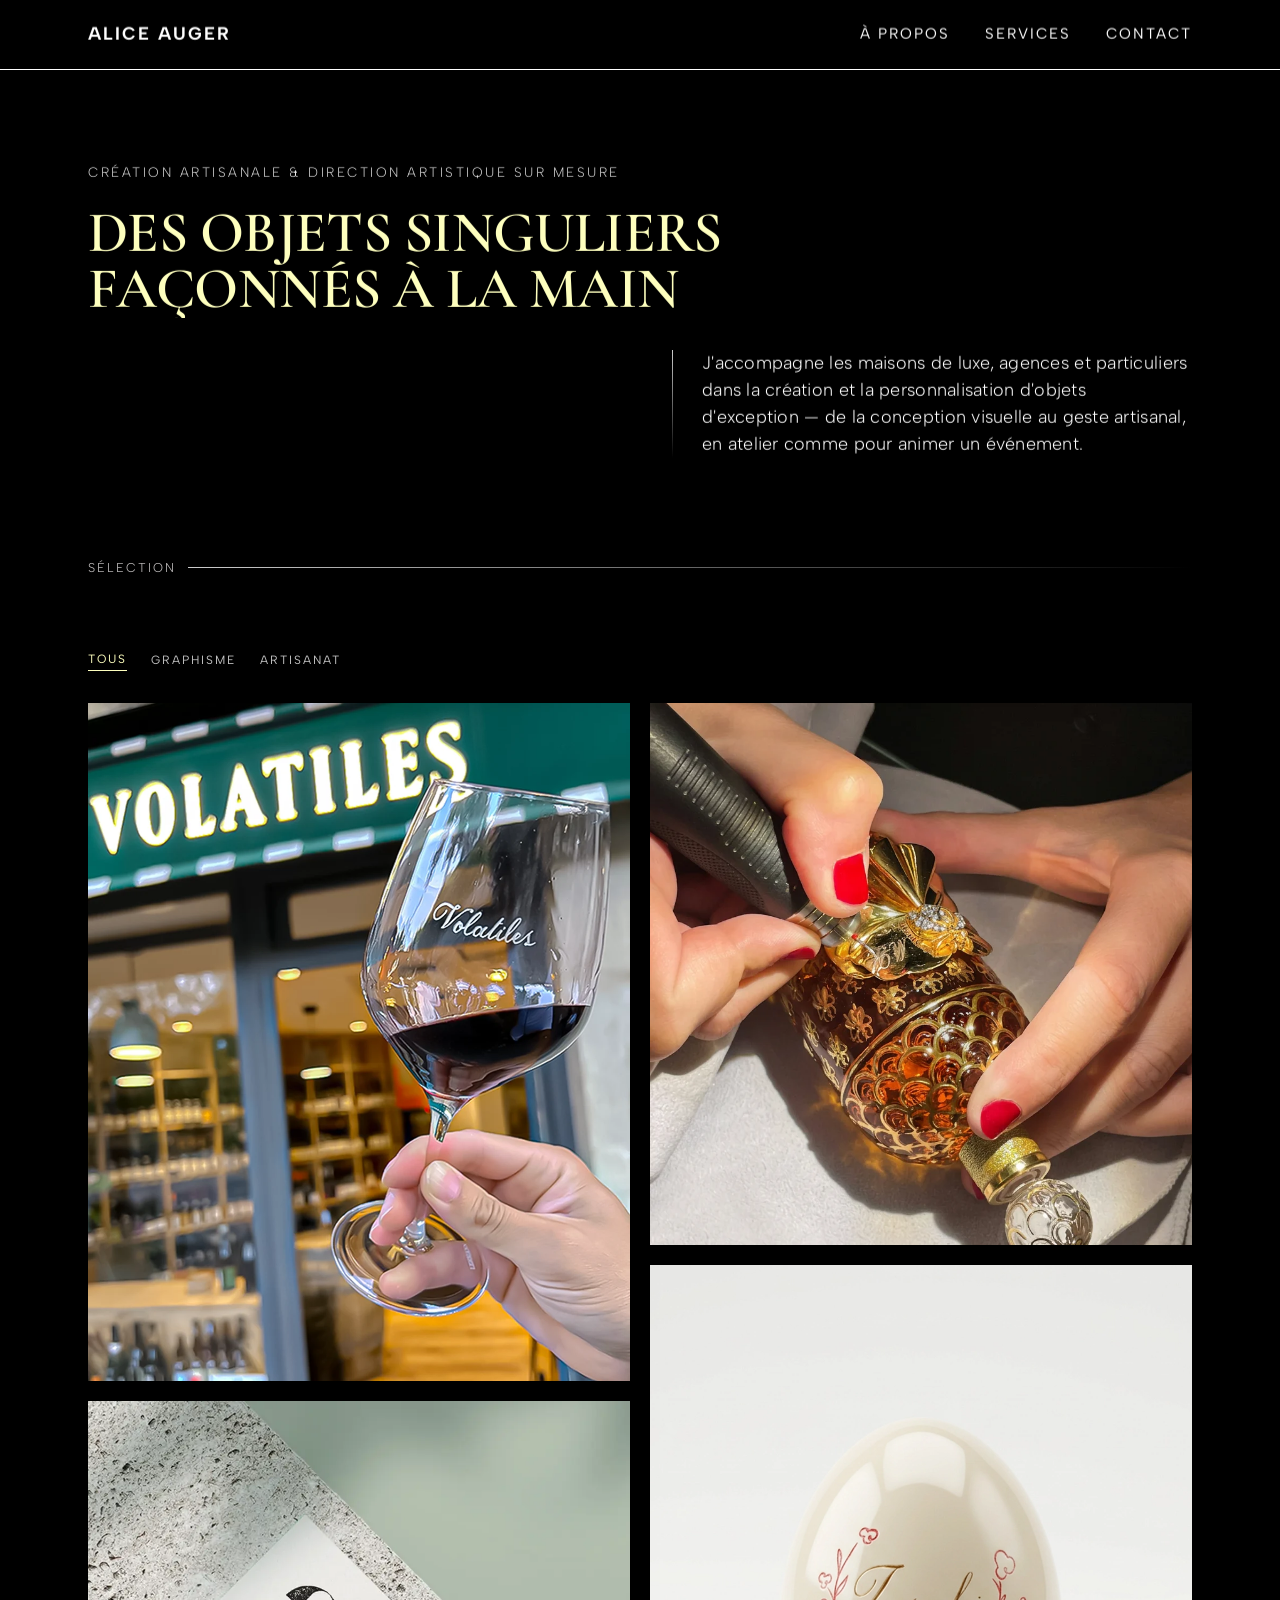
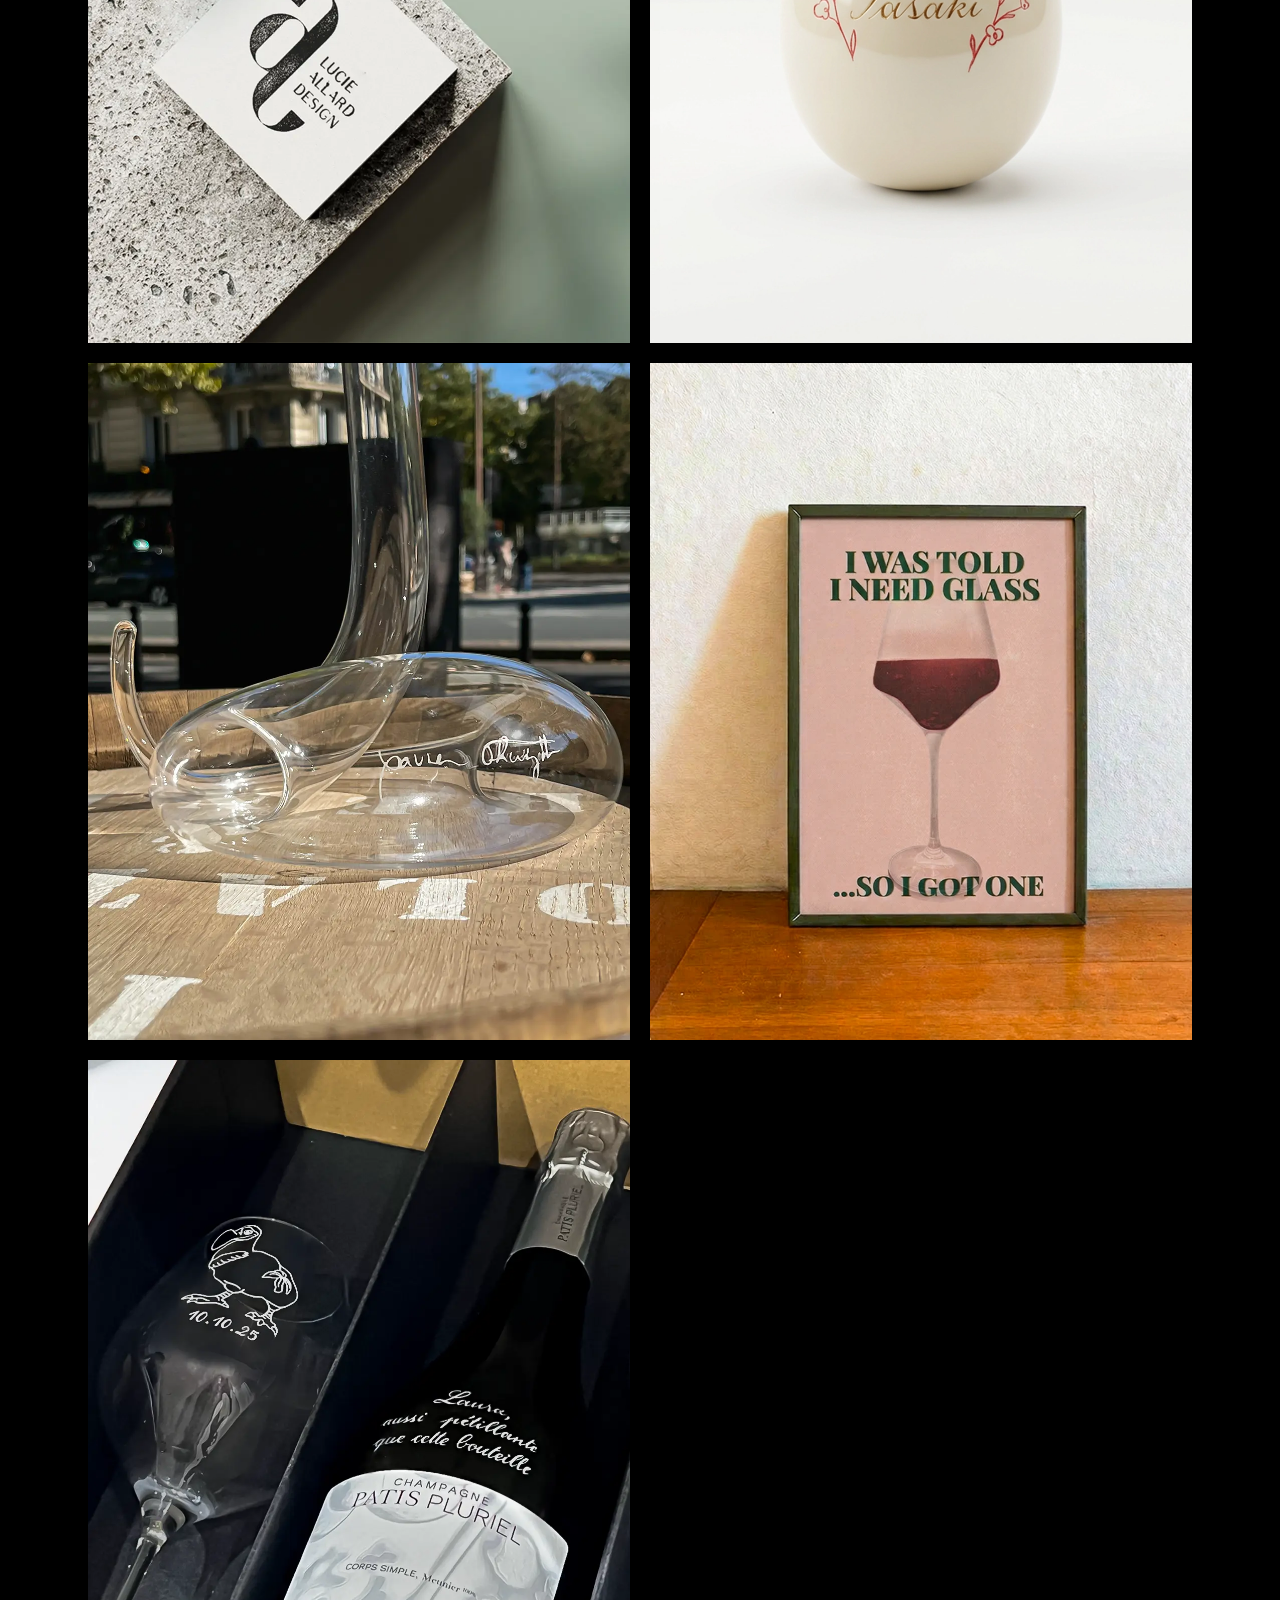
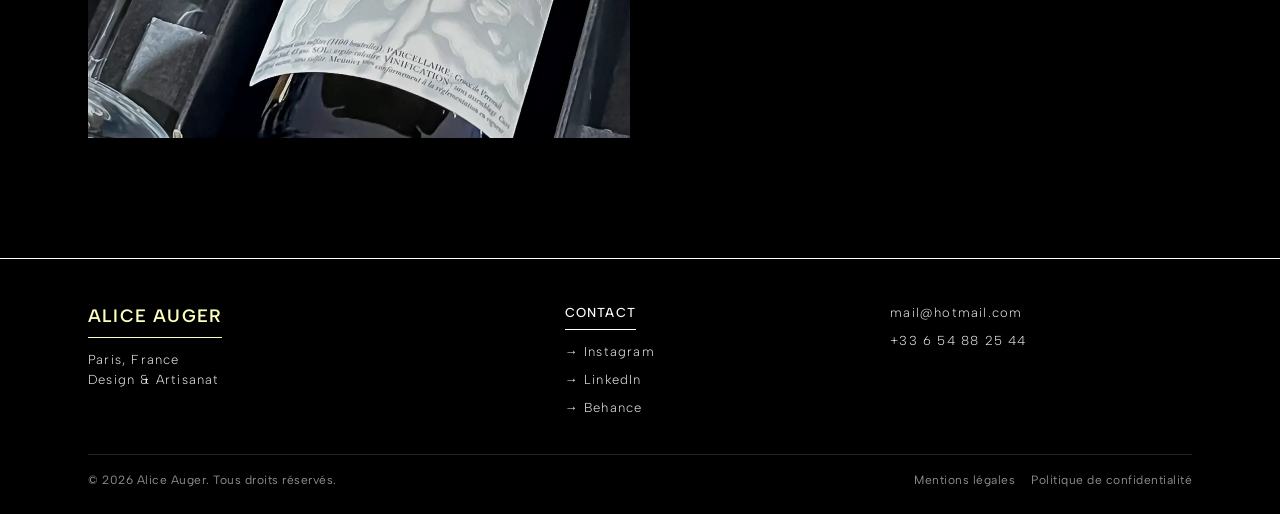
<file: index.html>
<!DOCTYPE html>
<html lang="fr">

<head>
    <meta charset="UTF-8">
    <meta name="viewport" content="width=device-width, initial-scale=1.0">
    <title>Alice Auger | Portfolio</title>
   <meta name="description" content="Alice Auger, créatrice artisanale et directrice artistique à Paris : gravure sur verre sur mesure, animations en direct et création graphique.">
    <meta name="theme-color" content="#0a0a0a">
 
    <link rel="icon" href="image/favicon.svg" type="image/svg+xml">
    <link rel="icon" href="image/favicon-48.png" sizes="48x48" type="image/png">
    <link rel="apple-touch-icon" href="image/apple-touch-icon.png">
 
    <meta property="og:type" content="website">
    <meta property="og:site_name" content="Alice Auger">
    <meta property="og:locale" content="fr_FR">
    <meta property="og:title" content="Alice Auger | Portfolio">
    <meta property="og:description" content="Alice Auger, créatrice artisanale et directrice artistique à Paris : gravure sur verre sur mesure, animations en direct et création graphique.">
    <meta property="og:image" content="https://augeralice.github.io/image/og-cover.jpg">
    <meta property="og:image:width" content="1200">
    <meta property="og:image:height" content="630">
    <meta property="og:image:alt" content="Alice Auger — Des objets singuliers façonnés à la main">
    <meta name="twitter:card" content="summary_large_image">
    <link rel="stylesheet" href="css/style.css">
</head>

<body>
    <a href="#main-content" class="skip-link">Aller au contenu</a>
    <div class="progress-bar"></div>
    <header>
        <div class="logo">
            <div class="reveal-mask">
                <a href="index.html" class="reveal-logo">
                    <span class="logo-name">ALICE AUGER</span>

                </a>
            </div>
        </div>

        <input type="checkbox" id="burger-check">
        <label for="burger-check" class="hamburger" aria-label="Ouvrir le menu">
            <span class="bar"></span>
            <span class="bar"></span>
            <span class="bar"></span>
        </label>

        <nav aria-label="Navigation principale">
            <a href="apropos.html">À PROPOS</a>
            <a href="services.html">SERVICES</a>
            <a href="contact.html">CONTACT</a>
        </nav>
    </header>

    <main id="main-content">
      <section class="hero">
    <!-- NOUVEAU SOUS-TITRE -->
    <div class="hero-subtitle">
        <span class="reveal-mask">
            <span class="reveal-text">Création Artisanale & Direction Artistique sur mesure</span>
          
        </span>
        
    </div>

    <h1 class="hero-title">
        <span class="reveal-mask">
            <span class="reveal-text">Des objets singuliers 
          façonnés à la main</span>
        </span>
    </h1>
            <div class="hero-details">
                <div class="hero-col-left"></div>
                <div class="hero-col-right">
                    <div class="divider-line2"></div>
                    <div class="reveal-mask">
                        <p class="reveal-text">
                            J'accompagne les maisons de luxe, agences et particuliers dans la création et la personnalisation d'objets
                            d'exception&nbsp;— de la conception visuelle au geste artisanal, en atelier comme pour
                            animer un événement.
                        </p>
                    </div>
                </div>
            </div>

            <div class="next-label" id="portfolio">
                <span class="txt-label" id="reveal-label">SÉLECTION</span>
                <div class="divider-line"></div>
            </div>
        </section>

        <section class="gallery">
            <div class="filter-nav">
                <button class="filter-btn active" data-filter="all" aria-pressed="true">Tous</button>
                <button class="filter-btn" data-filter="graphisme" aria-pressed="false">Graphisme</button>
                <button class="filter-btn" data-filter="artisanat" aria-pressed="false">Artisanat</button>
            </div>

            <!-- Cartes générées par js/script.js depuis js/data.js (bloc `home` de chaque projet) -->
            <div class="grid-layout"></div>
        </section>
    </main>

    <footer>
        <div class="footer-wrap">
            <div class="f-col">
                <div class="f-logo">ALICE AUGER</div>
                <p class="f-sub">Paris, France<br>Design & Artisanat</p>
            </div>
            <div class="f-col">
                <h2 class="f-title">CONTACT</h2>
                <a href="https://instagram.com" target="_blank" rel="noopener">→ Instagram</a>
                <a href="https://linkedin.com" target="_blank" rel="noopener">→ LinkedIn</a>
                <a href="https://behance.net" target="_blank" rel="noopener">→ Behance</a>
            </div>
            <div class="f-col1">
                <p>mail@hotmail.com</p>
                <p>+33 6 54 88 25 44</p>
            </div>
        </div>
        <div class="footer-legal">
            <p>&copy; 2026 Alice Auger. Tous droits réservés.</p>
            <div class="footer-legal-links">
                <a href="mentions-legales.html">Mentions légales</a>
                <a href="confidentialite.html">Politique de confidentialité</a>
            </div>
        </div>
    </footer>
    <script src="js/data.js"></script>
    <script src="js/script.js"></script>
</body>

</html>
</file>
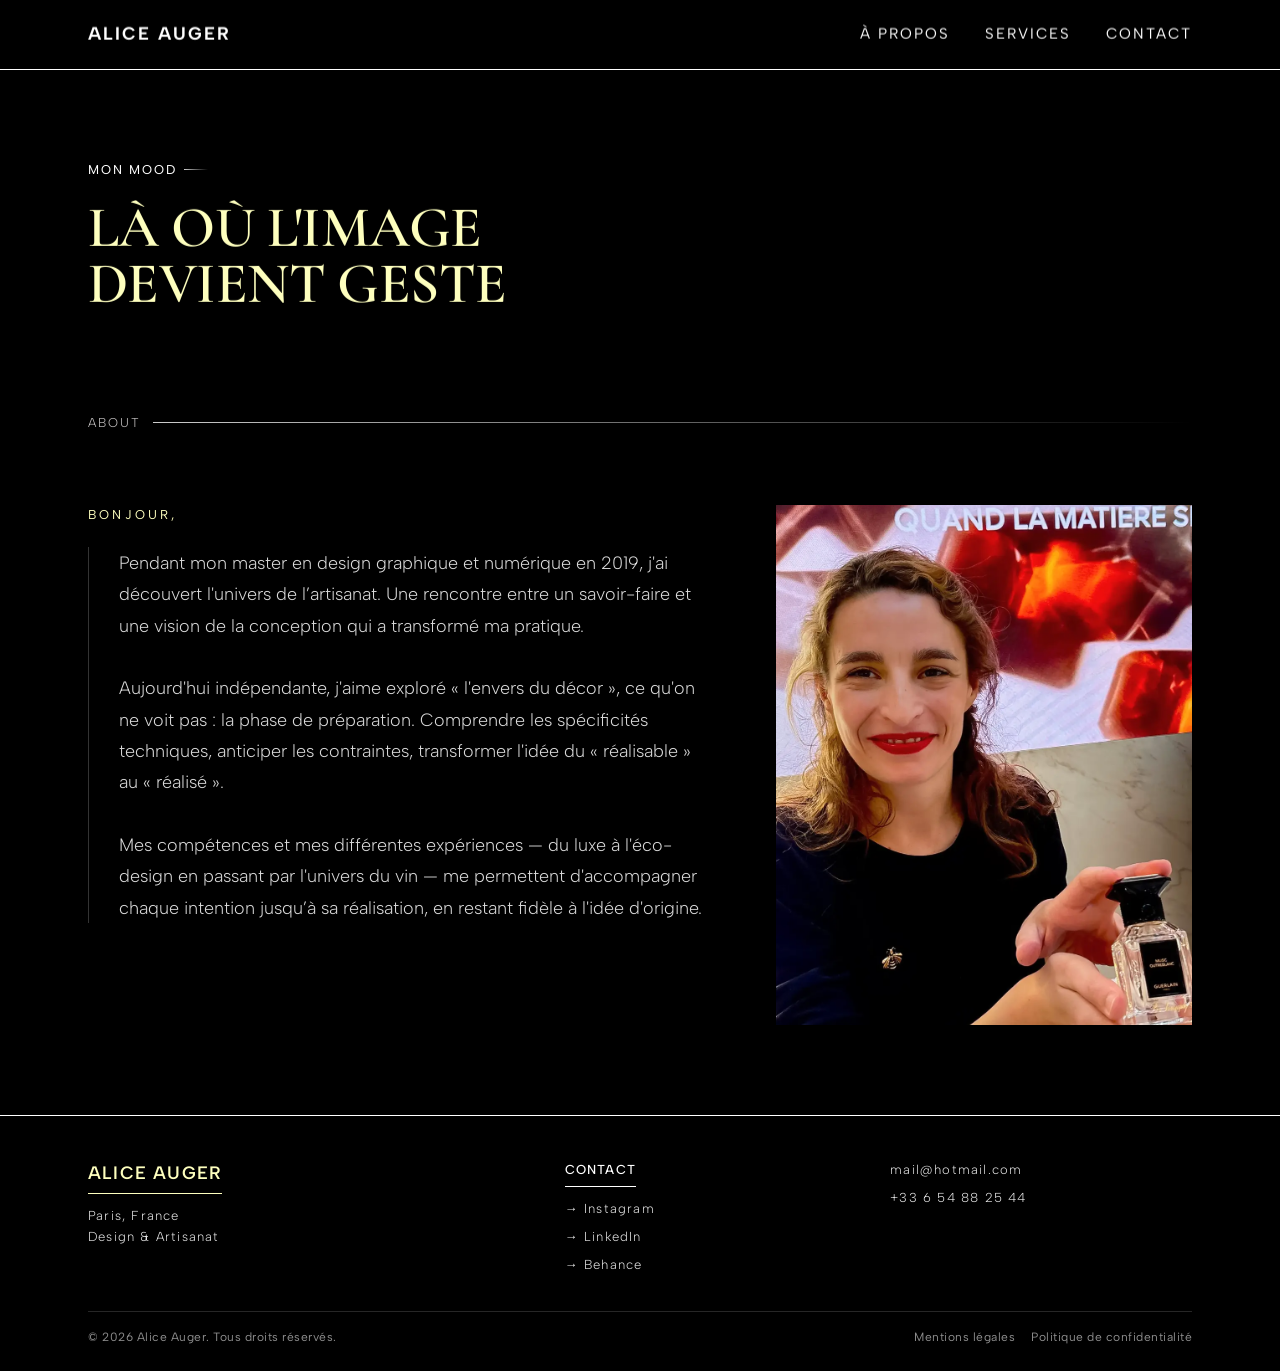
<file: apropos.html>
<!DOCTYPE html>
<html lang="fr">

<head>
    <meta charset="UTF-8">
    <meta name="viewport" content="width=device-width, initial-scale=1.0">
    <title> À propos | Alice Auger</title>
    <meta name="description" content="Designer graphique passée à l'artisanat, Alice Auger accompagne chaque projet de l'idée à sa réalisation, du luxe à l'éco-design en passant par l'univers du vin.">
    <meta name="theme-color" content="#0a0a0a">
    <link rel="icon" href="image/favicon.svg" type="image/svg+xml">
    <link rel="icon" href="image/favicon-48.png" sizes="48x48" type="image/png">
    <link rel="apple-touch-icon" href="image/apple-touch-icon.png">
    <!-- Aperçu au partage (Open Graph). ⚠️ og:image doit rester une URL absolue : à mettre à jour si le domaine change. -->
    <meta property="og:type" content="website">
    <meta property="og:site_name" content="Alice Auger">
    <meta property="og:locale" content="fr_FR">
    <meta property="og:title" content="À propos | Alice Auger">
    <meta property="og:description" content="Designer graphique passée à l'artisanat, Alice Auger accompagne chaque projet de l'idée à sa réalisation, du luxe à l'éco-design en passant par l'univers du vin.">
    <meta property="og:image" content="https://augeralice.github.io/image/og-cover.jpg">
    <meta property="og:image:width" content="1200">
    <meta property="og:image:height" content="630">
    <meta property="og:image:alt" content="Alice Auger — Des objets singuliers façonnés à la main">
    <meta name="twitter:card" content="summary_large_image">
    <link rel="stylesheet" href="css/style.css">
    <link rel="stylesheet" href="css/projets.css">
    <link rel="stylesheet" href="css/apropos.css">

</head>

<body>
    <a href="#main-content" class="skip-link">Aller au contenu</a>
    <div class="progress-bar"></div>
    <header>
        <div class="logo">
            <div class="reveal-mask">
                <a href="index.html" class="reveal-logo">
                    <span class="logo-name">ALICE AUGER</span>

                </a>
            </div>
        </div>

        <input type="checkbox" id="burger-check">
        <label for="burger-check" class="hamburger" aria-label="Ouvrir le menu">
            <span class="bar"></span>
            <span class="bar"></span>
            <span class="bar"></span>
        </label>

        <nav aria-label="Navigation principale">
            <a href="apropos.html">À PROPOS</a>
            <a href="services.html">SERVICES</a>
            <a href="contact.html">CONTACT</a>
        </nav>
    </header>

    <main id="main-content">
        <section class="hero about-hero page-pad">
            <div class="about-title-area">
                <div class="about-title">
                    <div class="reveal-mask">
                        <div class="category about-category">
                            MON MOOD <div class="divider-line3"></div>
                        </div>
                    </div>
                    <div class="reveal-mask">
                        <div class="about-name name-project reveal-text">
                            Là où l'image <br>devient geste
                        </div>
                    </div>
                </div>

            </div>

            </div>
            <div class="next-label ">
                <span class="txt-label">ABOUT</span>
                <div class="divider-line"></div>
            </div>
        </section>

        <section class="about-content-section">
            <div class="about-grid">
                <div class="about-text-block reveal-up">
                    <h2 class="details-title">Bonjour,</h2>
                    <div class="inner-text-content">
                        <p>
                            Pendant mon master en design graphique et numérique en 2019, j'ai découvert l'univers de
                            l’artisanat. Une rencontre entre un savoir-faire et une vision de la conception qui a
                            transformé ma pratique.<br><br>

                            Aujourd'hui indépendante, j'aime exploré « l'envers du décor », ce qu'on ne voit pas :
                            la phase de préparation. Comprendre les spécificités techniques, anticiper les contraintes,
                            transformer l'idée du « réalisable » au « réalisé ».
                            <br><br>
                            Mes compétences et mes différentes expériences — du luxe à l'éco-design en passant par
                            l'univers du vin — me permettent d'accompagner chaque intention jusqu’à sa réalisation, en
                            restant fidèle à l'idée d'origine.

                        </p>
                    </div>
                </div>

                <div class="about-image-block reveal-up">
                    <img src="image/nav/glh-1.webp" alt="Studio View">
                </div>
            </div>
        </section>

    </main>
    <footer>
        <div class="footer-wrap">
            <div class="f-col">
                <div class="f-logo">ALICE AUGER</div>
                <p class="f-sub">Paris, France<br>Design & Artisanat</p>
            </div>
            <div class="f-col ">
                <h1 class="f-title">CONTACT</h1>
                <a href="#">→ Instagram</a>
                <a href="#">→ LinkedIn</a>
                <a href="#">→ Behance</a>
            </div>
            <div class="f-col1">
                <p>mail@hotmail.com</p>
                <p>+33 6 54 88 25 44</p>

            </div>
        </div>
        <div class="footer-legal">
            <p>&copy; 2026 Alice Auger. Tous droits réservés.</p>
            <div class="footer-legal-links">
                <a href="mentions-legales.html">Mentions légales</a>
                <a href="confidentialite.html">Politique de confidentialité</a>
            </div>
        </div>
    </footer>
    <script src="js/data.js"></script>
    <script src="js/script.js"></script>
    <script src="js/projet-manager.js"></script>

</body>

</html>
</file>
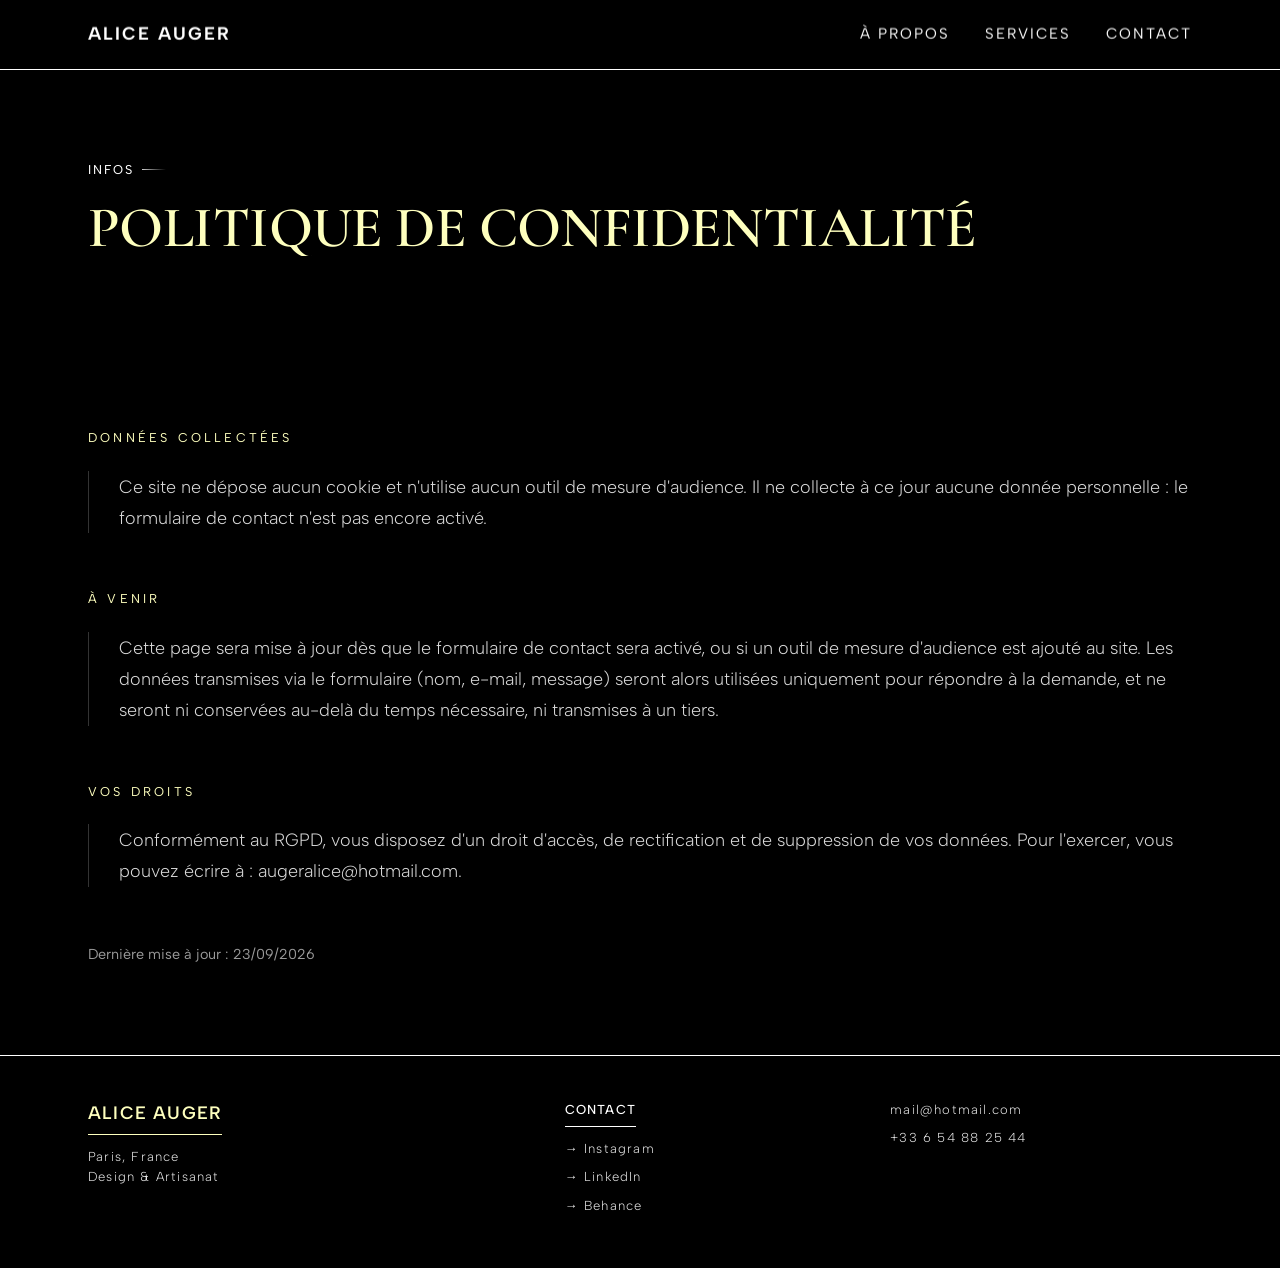
<file: confidentialite.html>
<!DOCTYPE html>
<html lang="fr">

<head>
    <meta charset="UTF-8">
    <meta name="viewport" content="width=device-width, initial-scale=1.0">
    <title>Politique de confidentialité | Alice Auger</title>
    <meta name="description" content="Politique de confidentialité du site d'Alice Auger : données collectées et droits RGPD.">
    <meta name="theme-color" content="#0a0a0a">
    <link rel="icon" href="image/favicon.svg" type="image/svg+xml">
    <link rel="icon" href="image/favicon-48.png" sizes="48x48" type="image/png">
    <link rel="apple-touch-icon" href="image/apple-touch-icon.png">
    <meta name="robots" content="noindex">
    <link rel="stylesheet" href="css/style.css">
    <link rel="stylesheet" href="css/projets.css">
    <link rel="stylesheet" href="css/apropos.css">
</head>

<body>
    <a href="#main-content" class="skip-link">Aller au contenu</a>
    <div class="progress-bar"></div>
    <header>
        <div class="logo">
            <div class="reveal-mask">
                <a href="index.html" class="reveal-logo">
                    <span class="logo-name">ALICE AUGER</span>
                </a>
            </div>
        </div>

        <input type="checkbox" id="burger-check">
        <label for="burger-check" class="hamburger" aria-label="Ouvrir le menu">
            <span class="bar"></span>
            <span class="bar"></span>
            <span class="bar"></span>
        </label>

        <nav aria-label="Navigation principale">
            <a href="apropos.html">À PROPOS</a>
            <a href="services.html">SERVICES</a>
            <a href="contact.html">CONTACT</a>
        </nav>
    </header>

    <main id="main-content">
        <section class="hero about-hero page-pad">
            <div class="about-title-area">
                <div class="about-title">
                    <div class="reveal-mask">
                        <div class="category about-category">
                            INFOS <div class="divider-line3"></div>
                        </div>
                    </div>
                    <div class="reveal-mask">
                        <div class="about-name name-project reveal-text">
                            Politique de confidentialité
                        </div>
                    </div>
                </div>
            </div>
        </section>

        <section class="about-content-section">
            <div class="about-grid legal-grid">
                <div class="about-text-block legal-text-block">

                    <h2 class="details-title">Données collectées</h2>
                    <div class="inner-text-content">
                        <p>
                            Ce site ne dépose aucun cookie et n'utilise aucun outil de mesure d'audience.
                            Il ne collecte à ce jour aucune donnée personnelle : le formulaire de contact
                            n'est pas encore activé.
                        </p>
                    </div>

                    <h2 class="details-title">À venir</h2>
                    <div class="inner-text-content">
                        <p>
                            Cette page sera mise à jour dès que le formulaire de contact sera activé, ou si
                            un outil de mesure d'audience est ajouté au site. Les données transmises via le
                            formulaire (nom, e-mail, message) seront alors utilisées uniquement pour répondre
                            à la demande, et ne seront ni conservées au-delà du temps nécessaire, ni transmises
                            à un tiers.
                        </p>
                    </div>

                    <h2 class="details-title">Vos droits</h2>
                    <div class="inner-text-content">
                        <p>
                            Conformément au RGPD, vous disposez d'un droit d'accès, de rectification et de
                            suppression de vos données. Pour l'exercer, vous pouvez écrire à :
                            augeralice@hotmail.com.
                        </p>
                    </div>

                    <p class="legal-updated">Dernière mise à jour : 23/09/2026</p>

                </div>
            </div>
        </section>

    </main>
    <footer>
        <div class="footer-wrap">
            <div class="f-col">
                <div class="f-logo">ALICE AUGER</div>
                <p class="f-sub">Paris, France<br>Design & Artisanat</p>
            </div>
            <div class="f-col ">
                <h1 class="f-title">CONTACT</h1>
                <a href="#">→ Instagram</a>
                <a href="#">→ LinkedIn</a>
                <a href="#">→ Behance</a>
            </div>
            <div class="f-col1">
                <p>mail@hotmail.com</p>
                <p>+33 6 54 88 25 44</p>
            </div>
        </div>
    </footer>
    <script src="js/data.js"></script>
    <script src="js/script.js"></script>
    <script src="js/projet-manager.js"></script>

</body>

</html>
</file>
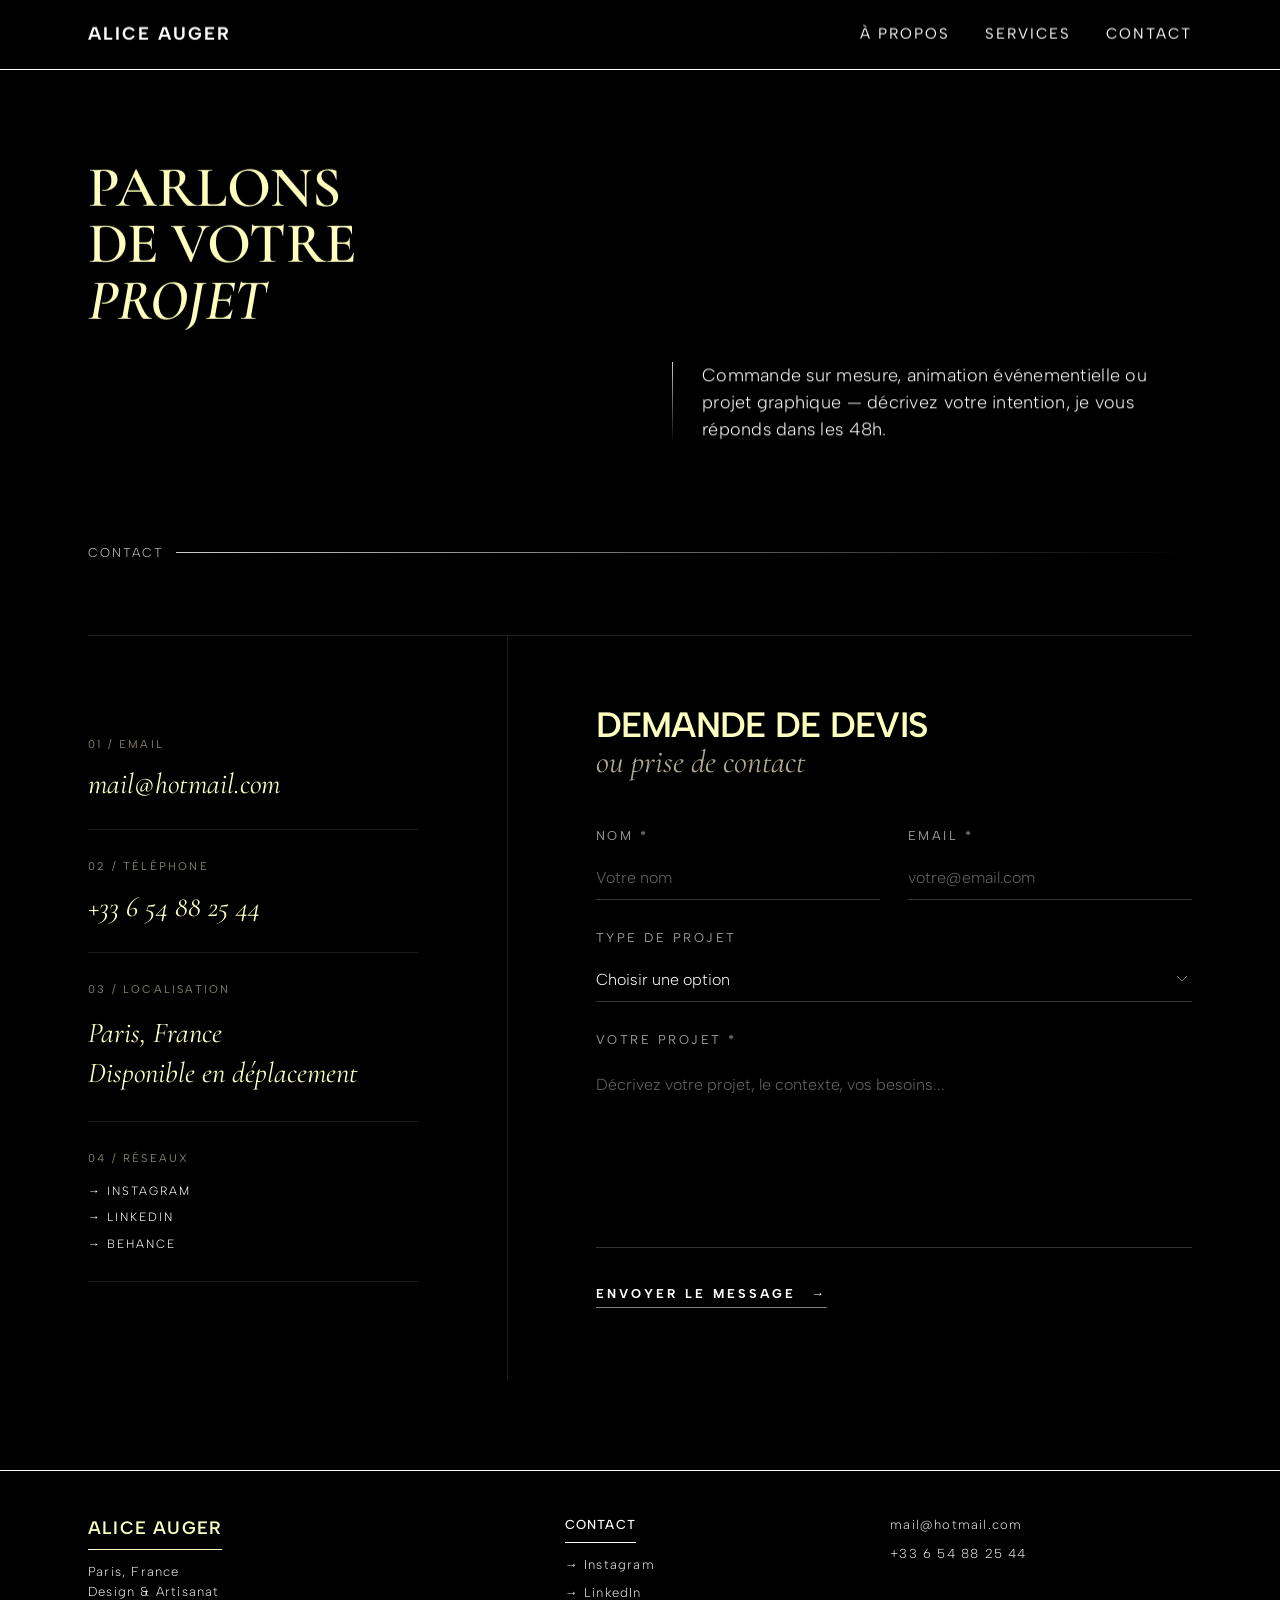
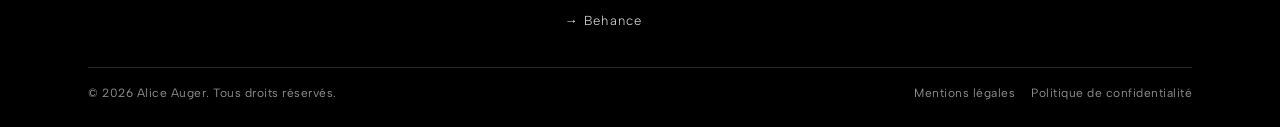
<file: contact.html>
<!DOCTYPE html>
<html lang="fr">

<head>
    <meta charset="UTF-8">
    <meta name="viewport" content="width=device-width, initial-scale=1.0">
    <title>Contact | Alice Auger</title>
    <meta name="description" content="Une commande sur mesure, une animation événementielle ou un projet graphique ? Décrivez votre projet à Alice Auger, réponse sous 48 h.">
    <meta name="theme-color" content="#0a0a0a">
    <link rel="icon" href="image/favicon.svg" type="image/svg+xml">
    <link rel="icon" href="image/favicon-48.png" sizes="48x48" type="image/png">
    <link rel="apple-touch-icon" href="image/apple-touch-icon.png">
    <!-- Aperçu au partage (Open Graph). ⚠️ og:image doit rester une URL absolue : à mettre à jour si le domaine change. -->
    <meta property="og:type" content="website">
    <meta property="og:site_name" content="Alice Auger">
    <meta property="og:locale" content="fr_FR">
    <meta property="og:title" content="Contact | Alice Auger">
    <meta property="og:description" content="Une commande sur mesure, une animation événementielle ou un projet graphique ? Décrivez votre projet à Alice Auger, réponse sous 48 h.">
    <meta property="og:image" content="https://augeralice.github.io/image/og-cover.jpg">
    <meta property="og:image:width" content="1200">
    <meta property="og:image:height" content="630">
    <meta property="og:image:alt" content="Alice Auger — Des objets singuliers façonnés à la main">
    <meta name="twitter:card" content="summary_large_image">
    <link rel="stylesheet" href="css/style.css">
    <link rel="stylesheet" href="css/services.css">
</head>

<body>
       <div class="progress-bar"></div>
    <header>
        <div class="logo">
            <div class="reveal-mask">
                <a href="index.html" class="reveal-logo">
                    <span class="logo-name">ALICE AUGER</span>

                </a>
            </div>
        </div>

        <input type="checkbox" id="burger-check">
        <label for="burger-check" class="hamburger" aria-label="Ouvrir le menu">
            <span class="bar"></span>
            <span class="bar"></span>
            <span class="bar"></span>
        </label>

        <nav aria-label="Navigation principale">
            <a href="apropos.html">À PROPOS</a>
            <a href="services.html">SERVICES</a>
            <a href="contact.html">CONTACT</a>
        </nav>
    </header>
    <main>

        <section class="hero">
            <h1 class="hero-title">
                <span class="reveal-mask">
                    <span class="reveal-text">
                        Parlons<br>
                        de votre<br>
                        <span>projet</span>
                    </span>
                </span>
            </h1>

            <div class="hero-details">
                <div></div>
                <div class="hero-col-right">
                    <div class="divider-line2"></div>
                    <div class="reveal-mask">
                        <p class="reveal-text">
                            Commande sur mesure, animation événementielle
                            ou projet graphique — décrivez votre intention,
                            je vous réponds dans les 48h.
                        </p>
                    </div>
                </div>
            </div>

            <div class="next-label">
                <span class="txt-label">CONTACT</span>
                <div class="divider-line"></div>
            </div>
        </section>

        <section class="contact-section">

            <div class="contact-grid">

                <!-- COLONNE GAUCHE : infos -->
                <div class="contact-info reveal-up">

                    <div class="contact-block">
                        <p class="contact-eyebrow">01 / Email</p>
                        <a href="mailto:mail@hotmail.com" class="contact-link">mail@hotmail.com</a>
                    </div>

                    <div class="contact-block">
                        <p class="contact-eyebrow">02 / Téléphone</p>
                        <a href="tel:+33654882544" class="contact-link">+33 6 54 88 25 44</a>
                    </div>

                    <div class="contact-block">
                        <p class="contact-eyebrow">03 / Localisation</p>
                        <p class="contact-text">Paris, France<br>Disponible en déplacement</p>
                    </div>

                    <div class="contact-block">
                        <p class="contact-eyebrow">04 / Réseaux</p>
                        <div class="contact-socials">
                            <a href="#" class="contact-social-link">→ Instagram</a>
                            <a href="#" class="contact-social-link">→ LinkedIn</a>
                            <a href="#" class="contact-social-link">→ Behance</a>
                        </div>
                    </div>

                </div>

                <!-- COLONNE DROITE : formulaire -->
                <div class="contact-form-wrap reveal-up">
                    <h2 class="contact-form-title">Demande de devis<br><span>ou prise de contact</span></h2>

                    <form class="contact-form" action="#" method="POST">

                        <div class="form-row">
                            <div class="form-field">
                                <label for="nom">Nom *</label>
                                <input type="text" id="nom" name="nom" placeholder="Votre nom" required>
                            </div>
                            <div class="form-field">
                                <label for="email">Email *</label>
                                <input type="email" id="email" name="email" placeholder="votre@email.com" required>
                            </div>
                        </div>

                        <div class="form-field">
                            <label for="sujet">Type de projet</label>
                            <select id="sujet" name="sujet">
                                <option value="" disabled selected>Choisir une option</option>
                                <option value="commande">Gravure sur mesure — commande</option>
                                <option value="animation">Animation événementielle / boutique</option>
                                <option value="creation">Création graphique & identité visuelle</option>
                                <option value="autre">Autre</option>
                            </select>
                        </div>

                        <div class="form-field">
                            <label for="message">Votre projet *</label>
                            <textarea id="message" name="message" rows="6"
                                placeholder="Décrivez votre projet, le contexte, vos besoins..." required></textarea>
                        </div>

                        <button type="submit" class="form-submit">
                            <span>Envoyer le message</span>
                            <span class="submit-arrow">→</span>
                        </button>

                    </form>
                </div>

            </div>

        </section>

    </main>

    <footer>
        <div class="footer-wrap">
            <div class="f-col">
                <div class="f-logo">ALICE AUGER</div>
                <p class="f-sub">Paris, France<br>Design & Artisanat</p>
            </div>

            <div class="f-col">
                <h2 class="f-title">CONTACT</h2>
                <a href="#">→ Instagram</a>
                <a href="#">→ LinkedIn</a>
                <a href="#">→ Behance</a>
            </div>

            <div class="f-col1">
                <p>mail@hotmail.com</p>
                <p>+33 6 54 88 25 44</p>
            </div>
        </div>
        <div class="footer-legal">
            <p>&copy; 2026 Alice Auger. Tous droits réservés.</p>
            <div class="footer-legal-links">
                <a href="mentions-legales.html">Mentions légales</a>
                <a href="confidentialite.html">Politique de confidentialité</a>
            </div>
        </div>
    </footer>

    <script src="js/script.js"></script>
</body>

</html>
</file>
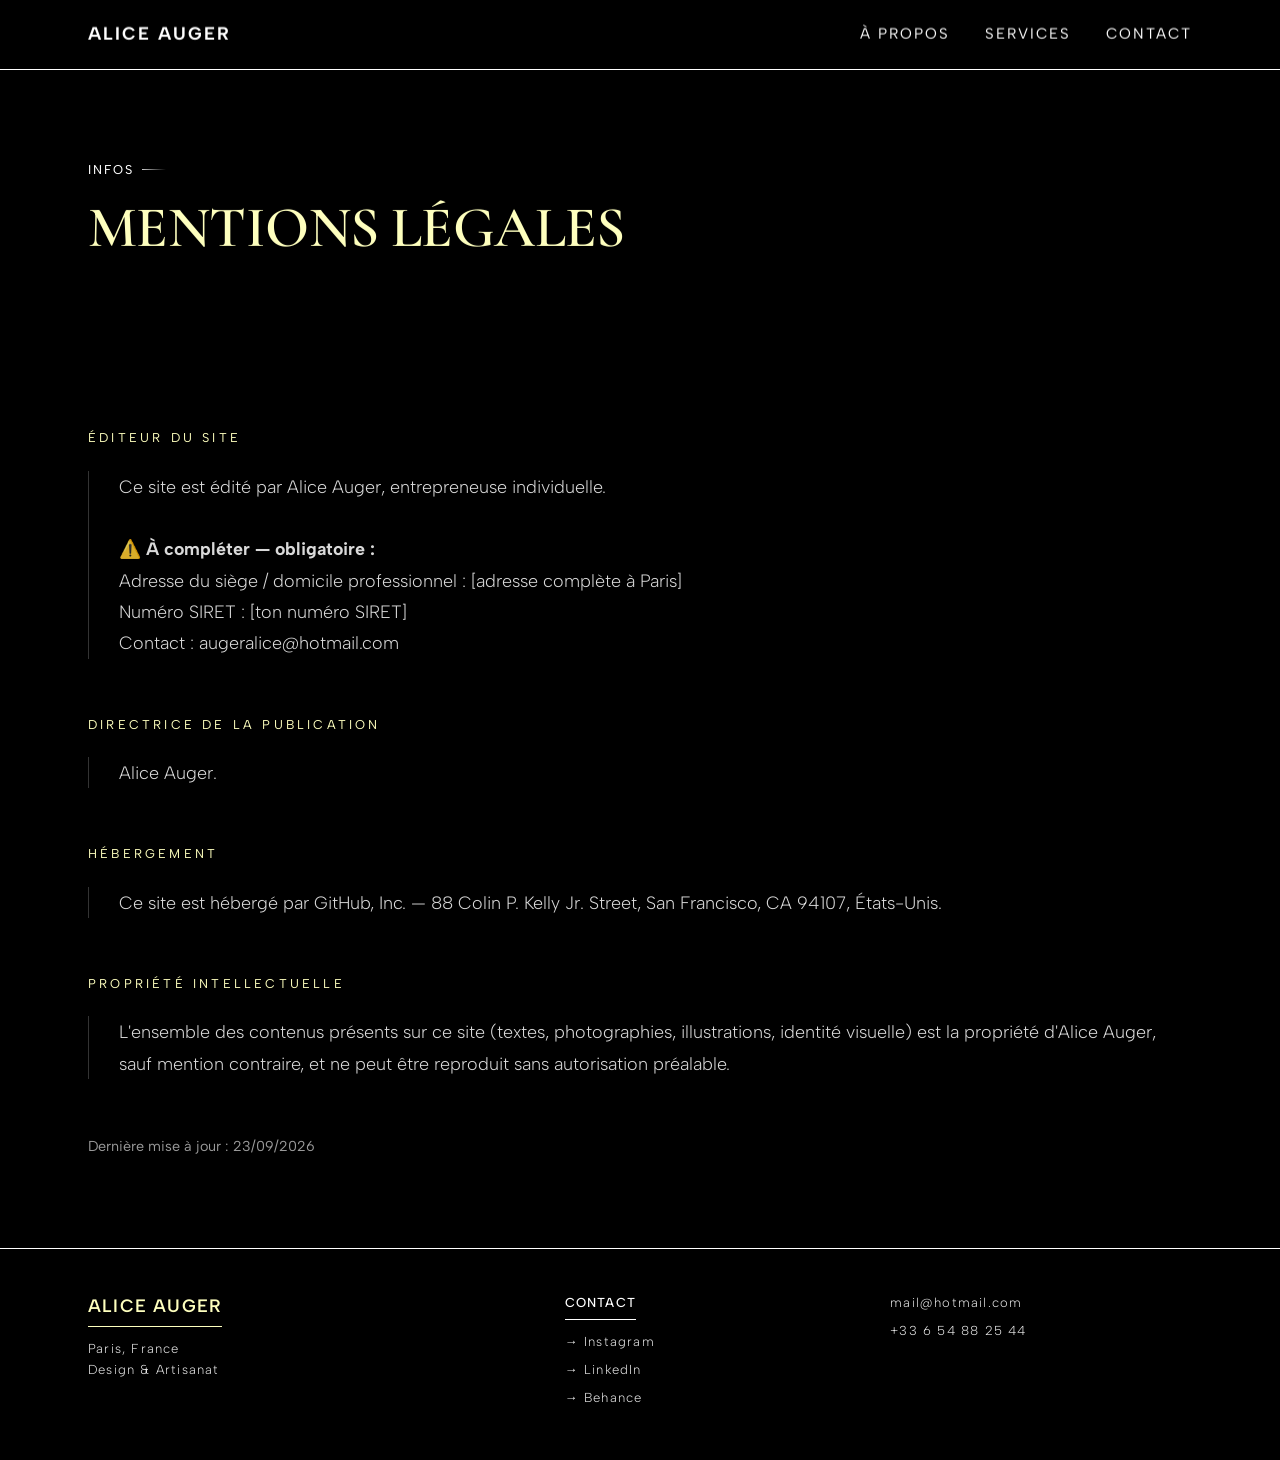
<file: mentions-legales.html>
<!DOCTYPE html>
<html lang="fr">

<head>
    <meta charset="UTF-8">
    <meta name="viewport" content="width=device-width, initial-scale=1.0">
    <title>Mentions légales | Alice Auger</title>
    <meta name="description" content="Mentions légales du site d'Alice Auger, créatrice artisanale et directrice artistique.">
    <meta name="theme-color" content="#0a0a0a">
    <link rel="icon" href="image/favicon.svg" type="image/svg+xml">
    <link rel="icon" href="image/favicon-48.png" sizes="48x48" type="image/png">
    <link rel="apple-touch-icon" href="image/apple-touch-icon.png">
    <meta name="robots" content="noindex">
    <link rel="stylesheet" href="css/style.css">
    <link rel="stylesheet" href="css/projets.css">
    <link rel="stylesheet" href="css/apropos.css">
</head>

<body>
    <a href="#main-content" class="skip-link">Aller au contenu</a>
    <div class="progress-bar"></div>
    <header>
        <div class="logo">
            <div class="reveal-mask">
                <a href="index.html" class="reveal-logo">
                    <span class="logo-name">ALICE AUGER</span>
                </a>
            </div>
        </div>

        <input type="checkbox" id="burger-check">
        <label for="burger-check" class="hamburger" aria-label="Ouvrir le menu">
            <span class="bar"></span>
            <span class="bar"></span>
            <span class="bar"></span>
        </label>

        <nav aria-label="Navigation principale">
            <a href="apropos.html">À PROPOS</a>
            <a href="services.html">SERVICES</a>
            <a href="contact.html">CONTACT</a>
        </nav>
    </header>

    <main id="main-content">
        <section class="hero about-hero page-pad">
            <div class="about-title-area">
                <div class="about-title">
                    <div class="reveal-mask">
                        <div class="category about-category">
                            INFOS <div class="divider-line3"></div>
                        </div>
                    </div>
                    <div class="reveal-mask">
                        <div class="about-name name-project reveal-text">
                            Mentions légales
                        </div>
                    </div>
                </div>
            </div>
        </section>

        <section class="about-content-section">
            <div class="about-grid legal-grid">
                <div class="about-text-block legal-text-block">

                    <h2 class="details-title">Éditeur du site</h2>
                    <div class="inner-text-content">
                        <p>
                            Ce site est édité par Alice Auger, entrepreneuse individuelle.<br><br>
                            <strong>⚠️ À compléter — obligatoire :</strong><br>
                            Adresse du siège / domicile professionnel : [adresse complète à Paris]<br>
                            Numéro SIRET : [ton numéro SIRET]<br>
                            Contact : augeralice@hotmail.com
                        </p>
                    </div>

                    <h2 class="details-title">Directrice de la publication</h2>
                    <div class="inner-text-content">
                        <p>Alice Auger.</p>
                    </div>

                    <h2 class="details-title">Hébergement</h2>
                    <div class="inner-text-content">
                        <p>
                            Ce site est hébergé par GitHub, Inc. — 88 Colin P. Kelly Jr. Street,
                            San Francisco, CA 94107, États-Unis.
                        </p>
                    </div>

                    <h2 class="details-title">Propriété intellectuelle</h2>
                    <div class="inner-text-content">
                        <p>
                            L'ensemble des contenus présents sur ce site (textes, photographies, illustrations,
                            identité visuelle) est la propriété d'Alice Auger, sauf mention contraire, et ne
                            peut être reproduit sans autorisation préalable.
                        </p>
                    </div>

                    <p class="legal-updated">Dernière mise à jour : 23/09/2026</p>

                </div>
            </div>
        </section>

    </main>
    <footer>
        <div class="footer-wrap">
            <div class="f-col">
                <div class="f-logo">ALICE AUGER</div>
                <p class="f-sub">Paris, France<br>Design & Artisanat</p>
            </div>
            <div class="f-col ">
                <h1 class="f-title">CONTACT</h1>
                <a href="#">→ Instagram</a>
                <a href="#">→ LinkedIn</a>
                <a href="#">→ Behance</a>
            </div>
            <div class="f-col1">
                <p>mail@hotmail.com</p>
                <p>+33 6 54 88 25 44</p>
            </div>
        </div>
    </footer>
    <script src="js/data.js"></script>
    <script src="js/script.js"></script>
    <script src="js/projet-manager.js"></script>

</body>

</html>
</file>
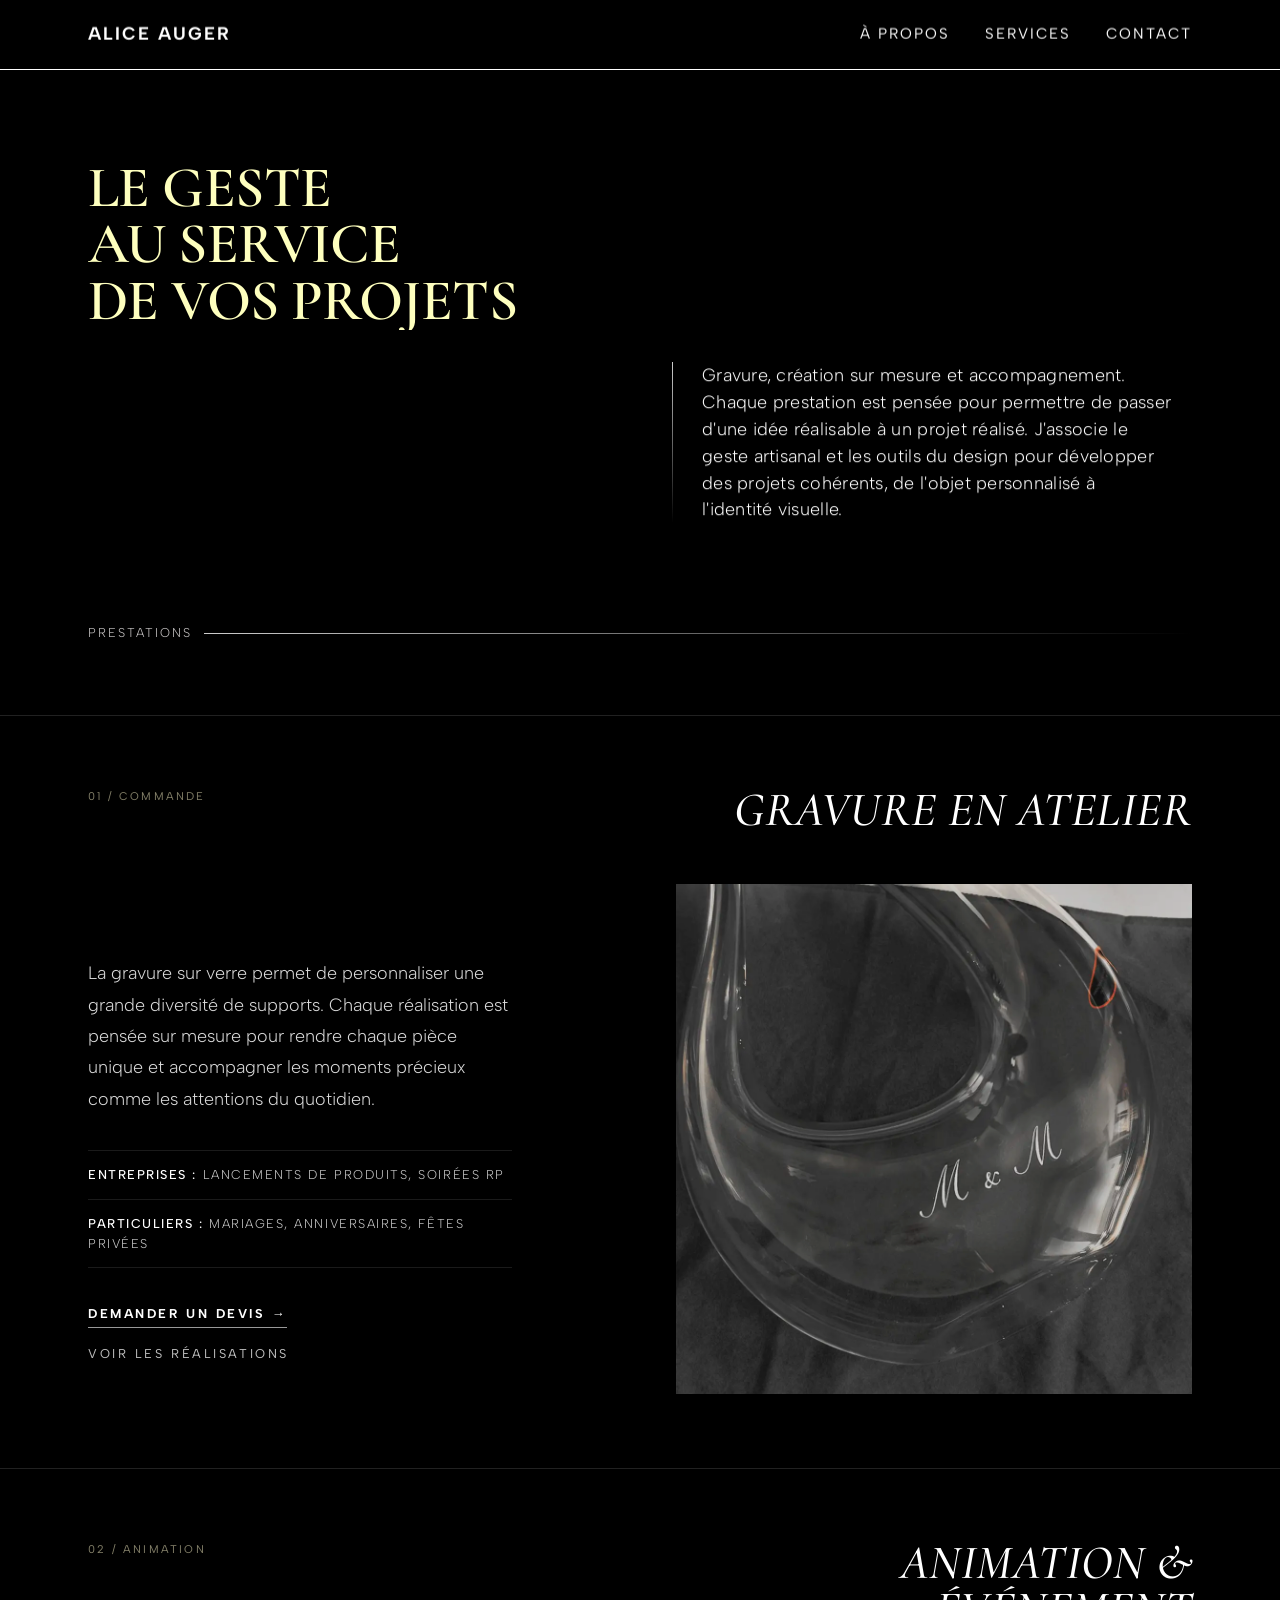
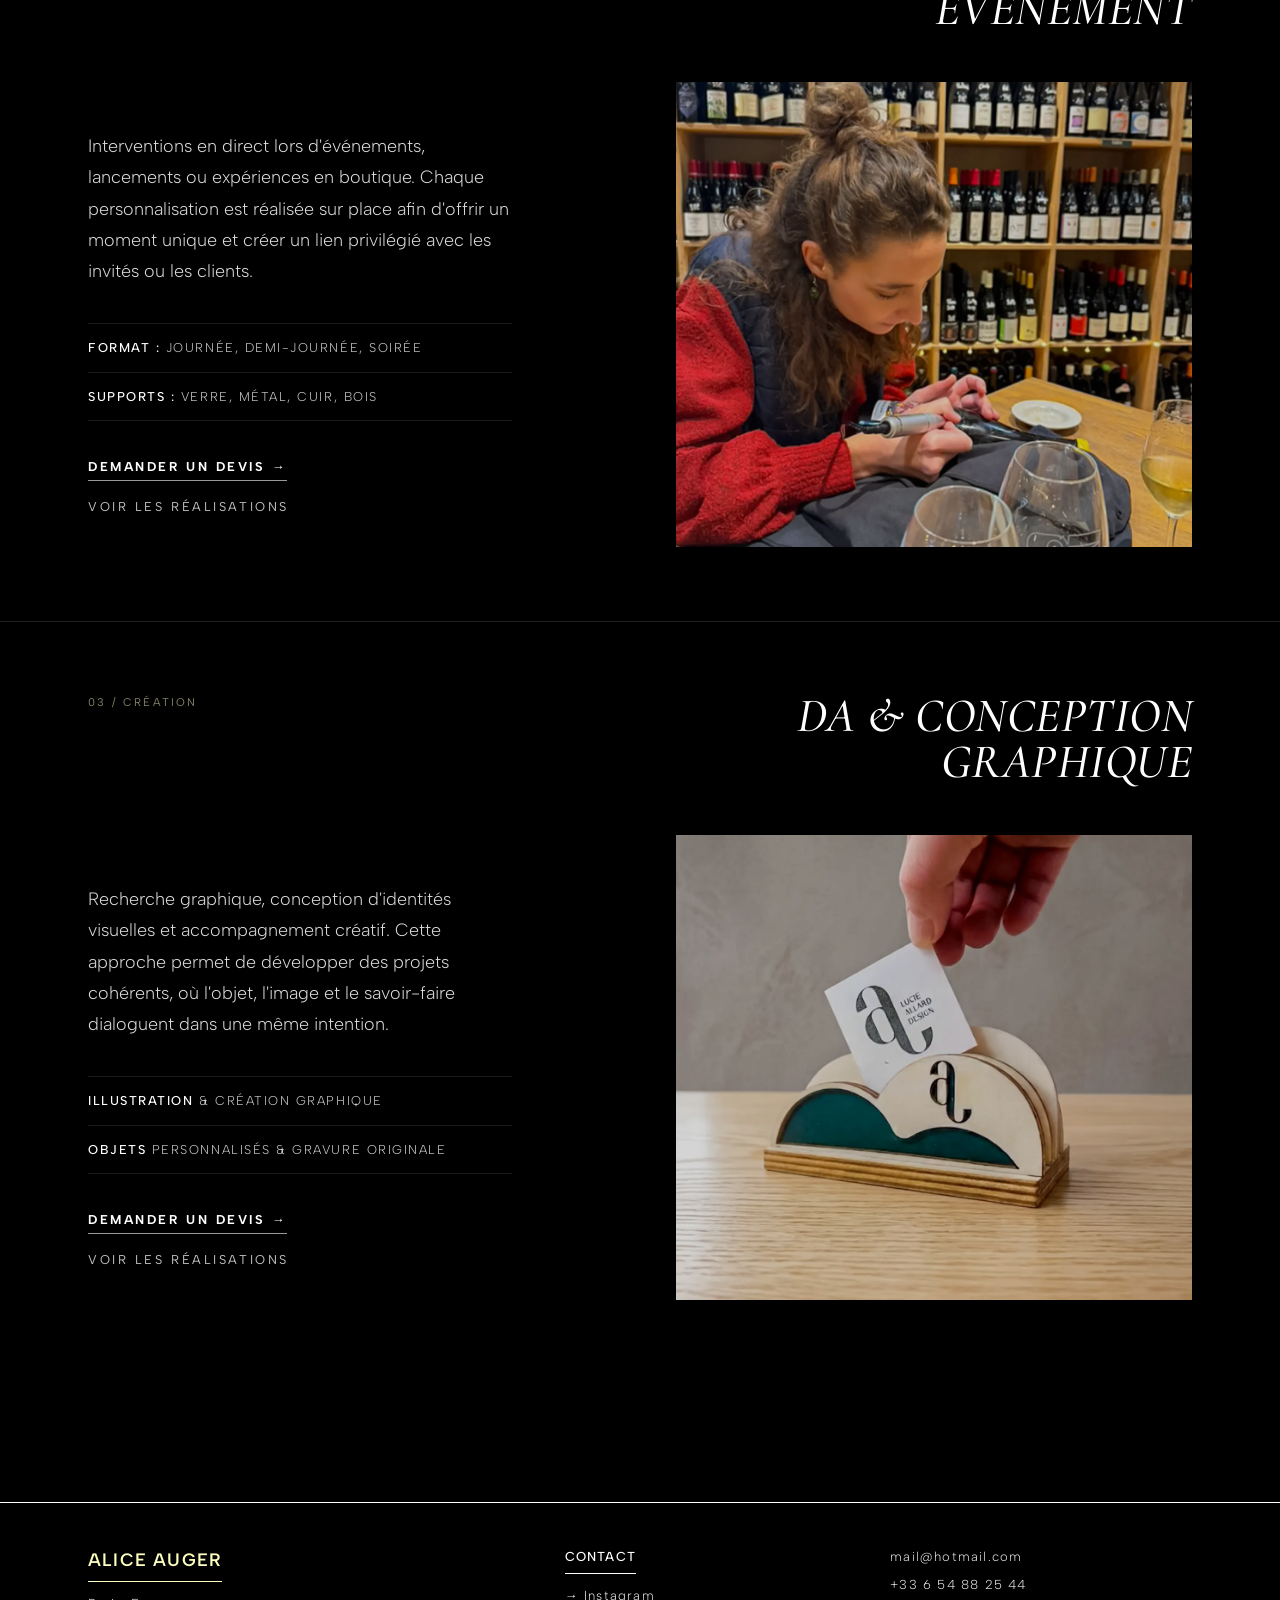
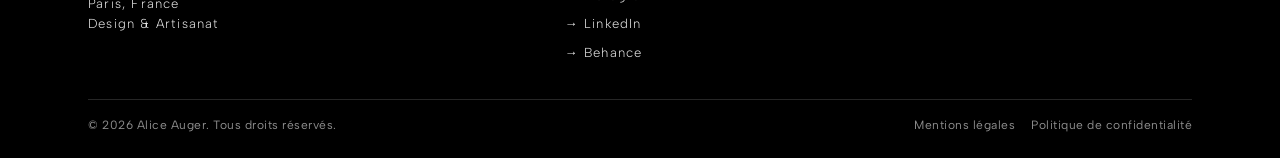
<file: services.html>
<!DOCTYPE html>
<html lang="fr">

<head>
    <meta charset="UTF-8">
    <meta name="viewport" content="width=device-width, initial-scale=1.0">
    <title>Services | Alice Auger</title>
    <meta name="description" content="Gravure sur verre sur mesure, animations en direct lors d'événements ou en boutique, création graphique et identité visuelle : les prestations d'Alice Auger.">
    <meta name="theme-color" content="#0a0a0a">
    <link rel="icon" href="image/favicon.svg" type="image/svg+xml">
    <link rel="icon" href="image/favicon-48.png" sizes="48x48" type="image/png">
    <link rel="apple-touch-icon" href="image/apple-touch-icon.png">
    <!-- Aperçu au partage (Open Graph). ⚠️ og:image doit rester une URL absolue : à mettre à jour si le domaine change. -->
    <meta property="og:type" content="website">
    <meta property="og:site_name" content="Alice Auger">
    <meta property="og:locale" content="fr_FR">
    <meta property="og:title" content="Services | Alice Auger">
    <meta property="og:description" content="Gravure sur verre sur mesure, animations en direct lors d'événements ou en boutique, création graphique et identité visuelle : les prestations d'Alice Auger.">
    <meta property="og:image" content="https://augeralice.github.io/image/og-cover.jpg">
    <meta property="og:image:width" content="1200">
    <meta property="og:image:height" content="630">
    <meta property="og:image:alt" content="Alice Auger — Des objets singuliers façonnés à la main">
    <meta name="twitter:card" content="summary_large_image">
    <link rel="stylesheet" href="css/style.css">
    <link rel="stylesheet" href="css/projets.css">
    <link rel="stylesheet" href="css/services.css">
</head>

<body>
    <a href="#main-content" class="skip-link">Aller au contenu</a>
       <div class="progress-bar"></div>
    <header>
        <div class="logo">
            <div class="reveal-mask">
                <a href="index.html" class="reveal-logo">
                    <span class="logo-name">ALICE AUGER</span>

                </a>
            </div>
        </div>

        <input type="checkbox" id="burger-check">
        <label for="burger-check" class="hamburger" aria-label="Ouvrir le menu">
            <span class="bar"></span>
            <span class="bar"></span>
            <span class="bar"></span>
        </label>

        <nav aria-label="Navigation principale">
            <a href="apropos.html">À PROPOS</a>
            <a href="services.html">SERVICES</a>
            <a href="contact.html">CONTACT</a>
        </nav>
    </header>

    <main>

        <section class="hero">
            <h1 class="hero-title">
                <span class="reveal-mask">
                    <span class="reveal-text">
                        Le geste <br>
                        au service <br>
                        de vos projets
                    </span>
                </span>
            </h1>

            <div class="hero-details">
                <div></div>
                <div class="hero-col-right">
                    <div class="divider-line2"></div>
                    <div class="reveal-mask">
                        <p class="reveal-text">
                            Gravure, création sur mesure et accompagnement.
                            Chaque prestation est pensée pour permettre de passer d'une idée réalisable à un projet
                            réalisé.
                            J'associe le geste artisanal et les outils du design pour développer des projets cohérents,
                            de l'objet personnalisé à l'identité visuelle.
                        </p>
                    </div>
                </div>
            </div>

            <div class="next-label">
                <span class="txt-label">PRESTATIONS</span>
                <div class="divider-line"></div>
            </div>
        </section>

        <section class="services-section">

            <!-- 01 -->
            <article class="service-block reveal-up">
                <div class="service-left">
                    <p class="service-eyebrow">01 / Commande</p>
                    <div class="service-spacer"></div>
                    <div class="service-body">
                        <p class="service-desc">
                            La gravure sur verre permet de personnaliser une grande diversité de supports.

                            
                             
                            
                            Chaque réalisation est pensée sur mesure pour rendre chaque pièce unique
                            et accompagner les moments précieux comme les attentions du quotidien.


                        </p>
                        <ul class="service-tags">
                            <li><strong>Entreprises :</strong> lancements de produits, soirées RP</li>
                            <li><strong>Particuliers :</strong> mariages, anniversaires, fêtes privées</li>
                        </ul>
                        <div class="service-ctas">
                            <a href="contact.html" class="cta-primary">Demander un devis →</a>
                            <a href="index.html?filter=artisanat#portfolio" class="cta-secondary">Voir les réalisations</a>
                        </div>
                    </div>
                </div>
                <div class="service-right">
                    <h2 class="service-title">Gravure en atelier</h2>
                    <div class="service-image">
                        <img src="image/nav/carafe-MM.webp" alt="Gravure en atelier">
                    </div>
                </div>
            </article>

            <!-- 02 -->
            <article class="service-block reveal-up">
                <div class="service-left">
                    <p class="service-eyebrow">02 / Animation</p>
                    <div class="service-spacer"></div>
                    <div class="service-body">
                        <p class="service-desc">
                            Interventions en direct lors d'événements, lancements ou expériences en boutique.
                            Chaque personnalisation est réalisée sur place afin d'offrir un moment unique et créer un
                            lien privilégié avec les invités ou les clients.
                        </p>
                        <ul class="service-tags">
                            <li><strong>Format :</strong> journée, demi-journée, soirée</li>
                            <li><strong>Supports :</strong> verre, métal, cuir, bois</li>
                        </ul>
                        <div class="service-ctas">
                            <a href="contact.html" class="cta-primary">Demander un devis →</a>
                            <a href="index.html?filter=artisanat#portfolio" class="cta-secondary">Voir les réalisations</a>
                        </div>
                    </div>
                </div>
                <div class="service-right">
                    <h2 class="service-title">Animation & événement</h2>
                    <div class="service-image">
                        <img src="image/nav/noel-5.webp" alt="Animation événementielle">
                    </div>
                </div>
            </article>

            <!-- 03 -->
            <article class="service-block reveal-up">
                <div class="service-left">
                    <p class="service-eyebrow">03 / Création</p>
                    <div class="service-spacer"></div>
                    <div class="service-body">
                        <p class="service-desc">
                            Recherche graphique, conception d'identités visuelles et accompagnement créatif.
                            Cette approche permet de développer des projets cohérents, où l'objet, l'image et le
                            savoir-faire dialoguent dans une même intention.
                        </p>
                        <ul class="service-tags">
                            <li><strong>Illustration</strong> & création graphique</li>
                            <li><strong>Objets</strong> personnalisés & gravure originale</li>
                        </ul>
                        <div class="service-ctas">
                            <a href="contact.html" class="cta-primary">Demander un devis →</a>
                            <a href="index.html?filter=graphisme#portfolio" class="cta-secondary">Voir les réalisations</a>
                        </div>
                    </div>
                </div>
                <div class="service-right">
                    <h2 class="service-title"> DA & CONCEPTION GRAPHIQUE</h2>
                    <div class="service-image">
                        <img src="image/nav/lucie-2.webp" alt="Design et création">
                    </div>
                </div>
            </article>



        </section>

    </main>

    <footer>
        <div class="footer-wrap">
            <div class="f-col">
                <div class="f-logo">ALICE AUGER</div>
                <p class="f-sub">Paris, France<br>Design & Artisanat</p>
            </div>

            <div class="f-col">
                <h2 class="f-title">CONTACT</h2>
                <a href="#">→ Instagram</a>
                <a href="#">→ LinkedIn</a>
                <a href="#">→ Behance</a>
            </div>

            <div class="f-col1">
                <p>mail@hotmail.com</p>
                <p>+33 6 54 88 25 44</p>
            </div>
        </div>
        <div class="footer-legal">
            <p>&copy; 2026 Alice Auger. Tous droits réservés.</p>
            <div class="footer-legal-links">
                <a href="mentions-legales.html">Mentions légales</a>
                <a href="confidentialite.html">Politique de confidentialité</a>
            </div>
        </div>
    </footer>

    <script src="js/data.js"></script>
    <script src="js/script.js"></script>
    <script src="js/projet-manager.js"></script>
</body>

</html>
</file>
<file: css/style.css>
/* ==========================================================================
   1. POLICES & VARIABLES (FLUIDES TOUS ÉCRANS)
   ========================================================================== */
@font-face {
    font-family: 'Albert Sans';
    src: url('../font/AlbertSans-VariableFont_wght.ttf') format('truetype');
    font-weight: 100 900;
    font-style: normal;
    font-display: swap;
}

@font-face {
    font-family: 'Albert Sans';
    src: url('../font/AlbertSans-Italic-VariableFont_wght.ttf') format('truetype');
    font-weight: 100 900;
    font-style: italic;
    font-display: swap;
}

@font-face {
    font-family: 'Cormorant Garamond';
    src: url('../font/CormorantGaramond-VariableFont_wght.ttf') format('truetype');
    font-weight: 100 900;
    font-style: normal;
    font-display: swap;
}

@font-face {
    font-family: 'Cormorant Garamond';
    src: url('../font/CormorantGaramond-Italic-VariableFont_wght.ttf') format('truetype');
    font-weight: 100 900;
    font-style: italic;
    font-display: swap;
}

:root {
    --bg-color: #0a0a0a;
    --black: #000000;
    --white: #FFFFFF;
    --text-color: #feffbe;
    --hover-color: #b1b0b0;
    --border-color: rgba(255, 255, 255, 1);

    --line: linear-gradient(to right, rgba(255, 255, 255, 0.8), transparent);
    --line1: linear-gradient(to left, rgba(0, 0, 0, 0.8), transparent);
    --line2: linear-gradient(to bottom, rgba(255, 255, 255, 0.8), transparent);

    --font-serif: 'Cormorant Garamond', serif;
    --font-sans: 'Albert Sans', sans-serif;

    --pad-sm: 22px;
    --pad-md: 48px;
    --pad-lg: 88px;
    --container: 1200px;

    /* Tailles fluides calculées pour s'adapter continuellement */
    --fs-h1: clamp(1.85rem, 4.5vw, 5.2rem);
    --fs-subtitle: clamp(0.72rem, 1.5vw, 0.85rem);
    --fs-h2: clamp(0.95rem, 1.4vw, 1.25rem);
    --fs-body: clamp(1rem, 0.9vw, 1.1rem);

    --transition-fast: 0.3s cubic-bezier(0.25, 1, 0.5, 1);
    --transition-smooth: 0.6s cubic-bezier(0.16, 1, 0.3, 1);
}

/* ==========================================================================
   2. REZ-DE-CHAUSSÉE : STYLES DE BASE (MOBILE PAR DÉFAUT)
   ========================================================================== */
* {
    margin: 0;
    padding: 0;
    box-sizing: border-box;
}

html {
    scroll-behavior: smooth;
    -webkit-text-size-adjust: 100%;
}

body {
    background-color: var(--black);
    color: var(--white);
    font-family: var(--font-sans);
    font-size: var(--fs-body);
    line-height: 1.55;
    overflow-x: hidden;
}

/* --- VIEW TRANSITION API (native) ---
   Active la transition entre documents (pages) gérée nativement par le
   navigateur : ::view-transition-old(root) = l'ancienne page ("from"),
   ::view-transition-new(root) = la nouvelle page ("to"). Supporté sur
   Chrome/Edge 126+ et Safari 18.2+ ; ignoré silencieusement ailleurs
   (Firefox), auquel cas le calque JS ci-dessous prend le relais. */
@view-transition {
    navigation: auto;
}

/* Fondu qui passe par le noir de la charte plutôt qu'un crossfade neutre :
   l'ancienne page disparaît d'abord, puis la nouvelle apparaît. */
::view-transition-old(root) {
    animation: page-fade-out 0.35s cubic-bezier(0.65, 0, 0.35, 1) forwards;
}

::view-transition-new(root) {
    animation: page-fade-in 0.35s cubic-bezier(0.65, 0, 0.35, 1) 0.25s backwards;
}

@keyframes page-fade-out {
    to {
        opacity: 0;
    }
}

@keyframes page-fade-in {
    from {
        opacity: 0;
    }
}

/* --- REPLI JS : calque noir manuel ---
   Uniquement utilisé par script.js sur les navigateurs qui ne supportent
   pas encore la View Transition API ci-dessus (ex: Firefox). */
.page-transition-overlay {
    position: fixed;
    inset: 0;
    background: var(--black);
    z-index: 9999;
    opacity: 1;
    pointer-events: none;
    transition: opacity 0.6s cubic-bezier(0.65, 0, 0.35, 1);
}

.page-transition-overlay.is-hidden {
    opacity: 0;
}

a,
button {
    text-decoration: none;
    background: none;
    border: none;
    color: inherit;
    font: inherit;
}

a:focus-visible,
button:focus-visible,
.hamburger:focus-visible {
    outline: 1px solid var(--text-color);
    outline-offset: 3px;
}

img,
picture,
video {
    display: block;
    max-width: 100%;
}

.progress-bar {
    position: fixed;
    top: 70px;
    left: 0;
    width: 0%;
    height: 1.5px;
    background-color: var(--text-color);
    opacity: 0.9;
    z-index: 9999;
}

.skip-link {
    position: absolute;
    top: -100px;
    left: 12px;
    background: var(--text-color);
    color: var(--black);
    padding: 10px 16px;
    font-size: 13px;
    font-weight: 600;
    letter-spacing: 0.5px;
    z-index: 10000;
    transition: top 0.2s ease;
}

.skip-link:focus {
    top: 12px;
    /* apparaît uniquement à la navigation clavier (tab) */
}

.container {
    max-width: var(--container);
    margin-inline: auto;
}

.page-pad {
    padding-inline: var(--pad-sm);
}

/* --- HEADER MOBILE --- */
header {
    position: fixed;
    top: 0;
    width: 100%;
    height: 70px;
    padding: 0 var(--pad-sm);
    display: flex;
    justify-content: space-between;
    align-items: center;
    border-bottom: 1px solid white;
    z-index: 1000;
    background: var(--black);
}

.logo-name {
    font-size: 14px;
    letter-spacing: 2px;
    font-weight: 700;
}

.reveal-logo {
    display: flex;
    flex-direction: column;
    justify-content: center;
    transform: translateY(-110%);
    animation: wipeDown 1s cubic-bezier(0.76, 0, 0.24, 1) forwards;
    animation-delay: 0s;
    will-change: transform;
}

@keyframes wipeDown {
    to {
        transform: translateY(0);
    }
}

header nav {
    position: fixed;
    top: 0;
    left: 0;
    width: 100%;
    height: 70px;
    background: var(--black);
    display: flex;
    align-items: center;
    justify-content: flex-end;
    padding-right: 70px;
    gap: 20px;
    clip-path: ellipse(0% 150% at 100% 50%);
    overflow: hidden;
    transition: clip-path 0.8s cubic-bezier(0.65, 0, 0.35, 1);
    z-index: 1050;
    pointer-events: none;
}

header nav a {
    color: var(--white);
    font-size: clamp(0.75rem, 1.6vw, 0.9375rem);
    /* 12px → 15px, remplace les paliers fixes 10/11/12px */
    letter-spacing: 1px;
    font-weight: 400;
    padding-right: 10px;
    display: inline-block;
    will-change: transform;
    transform: translateY(-110%);
    animation: wipeDown 1s cubic-bezier(0.76, 0, 0.24, 1) forwards;
}

header nav a:nth-child(1) {
    animation-delay: 0.1s;
    will-change: transform;
    transform: translateY(-110%);
    animation: wipeDown 1s cubic-bezier(0.76, 0, 0.24, 1) forwards;
}

header nav a:nth-child(2) {
    animation-delay: 0.2s;
    will-change: transform;
    transform: translateY(-110%);
    animation: wipeDown 1.1s cubic-bezier(0.76, 0, 0.24, 1) forwards;
}

header nav a:nth-child(3) {
    animation-delay: 0.3s;
    will-change: transform;
    transform: translateY(-110%);
    animation: wipeDown 1.3s cubic-bezier(0.76, 0, 0.24, 1) forwards;
}

nav a:hover {
    color: var(--text-color);
    font-weight: 500;
}

#burger-check {
    display: none;
}

.hamburger {
    display: flex;
    flex-direction: column;
    justify-content: space-between;
    width: 24px;
    height: 13px;
    cursor: pointer;
    z-index: 1100;
    position: relative;
}

.hamburger::after {
    content: "";
    position: absolute;
    top: 50%;
    left: 50%;
    width: 44px;
    height: 44px;
    transform: translate(-50%, -50%);
    /* zone cliquable élargie à 44×44px (norme tactile) sans changer l'icône visible */
}

.bar {
    width: 100%;
    height: 1px;
    background-color: var(--white);
    transition: all 0.4s ease;
}

#burger-check:checked~nav {
    clip-path: ellipse(150% 150% at 100% 50%);
    pointer-events: auto;
}

#burger-check:checked~.hamburger .bar:nth-child(1) {
    transform: translateY(6px) rotate(45deg);
}

#burger-check:checked~.hamburger .bar:nth-child(2) {
    opacity: 0;
}

#burger-check:checked~.hamburger .bar:nth-child(3) {
    transform: translateY(-6px) rotate(-45deg);
}

/* --- HERO SECTION (MOBILE) --- */
.reveal-mask {
    overflow: hidden;
    display: block;
}

/* Wipe-up depuis le masque — pas de fade, le texte monte derrière le clip */
.reveal-text {
    display: inline-block;
    transform: translateY(110%);
    animation: wipeUp 1.1s cubic-bezier(0.76, 0, 0.24, 1) forwards;
    will-change: transform;
}

@keyframes wipeUp {
    to {
        transform: translateY(0);
    }
}

/* Cascade hero : après que le header a fini (~0.4s) */
.hero-subtitle .reveal-text {
    animation-delay: 0.4s;
}

h1.hero-title .reveal-text {
    animation-delay: 0.5s;
}

.hero-col-right .reveal-text {
    animation-delay: 0.8s;
}

.hero {
    padding: 110px var(--pad-sm) 40px;
}

.hero-subtitle {
    margin-bottom: 12px;
    max-width: 80%;
}

.hero-subtitle .reveal-text {
    font-family: var(--font-sans);
    font-size: var(--fs-subtitle);
    font-weight: 270;
    opacity: 0.91;
    letter-spacing: 2px;
    text-transform: uppercase;
    color: var(--white);

    line-height: 1.35;
    white-space: normal;
}

h1.hero-title .reveal-text {
    font-family: var(--font-serif);
    font-size: var(--fs-h1);
    line-height: 1.1;
    letter-spacing: -0.01em;
    font-weight: 600;
    text-transform: uppercase;
    color: var(--text-color);
    text-wrap: balance;
    max-width: 100%;
    font-style: normal;
}

.hero-title span {
    font-family: var(--font-serif);
    font-style: italic;
    text-transform: uppercase;
}

.hero-details {
    display: grid;
    grid-template-columns: 1fr;
    gap: 24px;
    margin-top: 32px;
    margin-bottom: 60px;

}

.hero-col-left {
    display: none;
}

.hero-col-right {
    position: relative;
    padding-bottom: 0;
    max-width: 100%;



}

.hero-col-right p {
    position: relative;
    padding-left: 16px;
    font-size: var(--fs-h2);
    color: var(--white);
    letter-spacing: 0.015em;
    font-weight: 300;
    line-height: 1.50;
    margin-bottom: 0;
    text-wrap: pretty;


}

/* Les lignes tirent avec la même courbe, après leur texte associé */
.divider-line {
    width: 100%;
    height: 1px;
    background: var(--line);
    transform: scaleX(0);
    transform-origin: left center;
    animation: scaleLine 1s cubic-bezier(0.76, 0, 0.24, 1) forwards;
    animation-delay: 1.2s;
}

@keyframes scaleLine {
    to {
        transform: scaleX(1);
    }
}

.divider-line2 {
    position: absolute;
    left: 0;
    top: 0;
    width: 1px;
    height: 100%;
    background: var(--line2);
    transform: scaleY(0);
    transform-origin: top center;
    animation: scaleLineY 1s cubic-bezier(0.76, 0, 0.24, 1) forwards;
    animation-delay: 0.85s;
    z-index: 5;
}

@keyframes scaleLineY {
    to {
        transform: scaleY(1);
    }
}

.next-label {
    display: flex;
    align-items: center;
    gap: 12px;
}

.txt-label  {
    font-family: var(--font-sans);
    font-size: clamp(0.72rem, 1.3vw, 0.8rem);
    /* plancher remonté de 9.6px à 11.5px */
    font-weight: 300;
    letter-spacing: 2px;
    color: rgb(201, 198, 198);
    white-space: nowrap;
    text-transform: uppercase;
}



/* --- GALERIE (MOBILE : 1 COLONNE) --- */
.gallery {
    padding: 0 var(--pad-sm);
    margin-bottom: 80px;
    max-width: 1600px;
    margin-inline: auto;
}

.filter-nav {
    opacity: 0;
    transform: translateY(10px);
    transition: opacity 0.8s cubic-bezier(0.25, 1, 0.5, 1), transform 0.8s cubic-bezier(0.25, 1, 0.5, 1);
    margin-bottom: 32px;
    display: flex;
    flex-wrap: wrap;
    gap: 24px;
}

.filter-nav.is-visible {
    opacity: 1;
    transform: translateY(0);
}

.filter-btn {
    color: var(--white);
    font-family: var(--font-sans);
    font-size: 12px;
    opacity: 0.75;
    /* remonté de 0.55 → 0.75 pour rester lisible (contraste insuffisant sinon) */
    transition: 0.2s;
    cursor: pointer;
    text-transform: uppercase;
    letter-spacing: 2px;
}

.filter-btn:hover,
.filter-btn.active {
    opacity: 1;
    color: var(--text-color);
}

.filter-btn.active {
    border-bottom: 1px solid var(--text-color);
    padding-bottom: 2px;
}

.grid-layout {
    display: block;
    column-count: 1;
    column-gap: 20px;
    width: 100%;
}

.grid-item {
    position: relative;
    overflow: hidden;
    width: 100%;
    cursor: pointer;
    break-inside: avoid;
    opacity: 0;
    transform: translateY(12px);
    margin-bottom: 20px;
    transition: opacity 0.9s cubic-bezier(0.25, 1, 0.5, 1), transform 0.9s cubic-bezier(0.25, 1, 0.5, 1);
    display: block;
}

.grid-item.tall img,
.grid-item.portrait img {
    aspect-ratio: 4 / 5;
}

.grid-item.square img {
    aspect-ratio: 1 / 1;
}

.grid-item.wide img {
    aspect-ratio: 16 / 10;
}

.grid-item img {
    width: 100%;
    height: 100%;
    object-fit: cover;
    display: block;
    transition: transform 0.8s cubic-bezier(0.22, 1, 0.36, 1), filter 0.8s cubic-bezier(0.22, 1, 0.36, 1);
}

.grid-item a {
    display: block;
    width: 100%;
    height: auto;
}

.grid-item.is-visible {
    opacity: 1 !important;
    transform: translateY(0) !important;
    pointer-events: auto;
}

.grid-item.filtering-out,
.grid-item.hidden {
    display: none !important;
}

/* Le délai de la cascade (.grid-item.is-visible, .filter-nav.is-visible)
   est désormais calculé dynamiquement en JS (voir script.js, section 3bis),
   pour s'adapter au nombre d'éléments visibles simultanément selon l'écran. */

/* --- REVEAL GÉNÉRIQUE AU SCROLL (blocs de contenu hors hero/galerie) ---
   Fondu + léger décalage vers le haut, déclenché une fois par
   IntersectionObserver dans script.js (voir itemsToReveal). */
.reveal-up {
    opacity: 0;
    transform: translateY(24px);
    transition: opacity 0.9s cubic-bezier(0.25, 1, 0.5, 1), transform 0.9s cubic-bezier(0.25, 1, 0.5, 1);
}

.reveal-up.is-visible {
    opacity: 1;
    transform: translateY(0);
}

.item-overlay {
    position: absolute;
    inset: 0;
    opacity: 1;
    background: linear-gradient(to bottom,
            rgba(0, 0, 0, 0.55) 0%,
            rgba(0, 0, 0, 0) 25%,
            rgba(0, 0, 0, 0) 55%,
            rgba(0, 0, 0, 0.8) 100%);
    /* bande sombre en haut (catégorie) ET en bas (titre/date), transparent au centre */
    display: flex;
    flex-direction: column;
    justify-content: space-between;
    padding: 20px;
    transition: opacity 0.5s ease;
    z-index: 2;
}

.divider-line3 {
    background: var(--line);
    width: 24px;
    height: 1px;
}

.category {
    font-size: clamp(0.7rem, 1vw, 0.8125rem);
    /* 11.2px → 13px, remplace le 10px fixe */
    font-family: var(--font-sans);
    letter-spacing: 1.8px;
    font-weight: 430;
    text-transform: uppercase;
    display: flex;
    align-items: center;
    gap: 8px;
    color: var(--white);
    text-shadow: 0 1px 4px rgba(0, 0, 0, 0.6);
    /* filet de sécurité si l'image est très claire sous le dégradé */
}

.project-name {
    font-family: var(--font-sans);
    font-size: 1.1rem;
    font-weight: 590;
    text-transform: uppercase;
    letter-spacing: 1px;
    color: var(--white);
    margin-bottom: 4px;
}

.project-date {
    font-family: var(--font-sans);
    font-style: italic;
    font-weight: 300;
    font-size: clamp(0.7rem, 1vw, 0.8125rem);
    /* 11.2px → 13px, remplace le 10px fixe */
    letter-spacing: 1.5px;
    text-transform: uppercase;
    color: rgba(255, 255, 255, 0.85);
    /* opacité relevée de 0.637 → 0.85 pour rester lisible sur fond noir */
    display: block;
    margin-top: 2px;
}

/* --- FOOTER MOBILE --- */
footer {
    border-top: 1px solid white;
    padding: 16px var(--pad-sm);
}

.footer-wrap {
    display: grid;
    grid-template-columns: 1fr;
    gap: 24px;
    padding: 20px 0;
    letter-spacing: 1.2px;
}

.f-logo {
    font-size: 18px;
    font-weight: 600;
    margin-bottom: 12px;
    width: fit-content;
    color: var(--text-color);
    border-bottom: 1px solid var(--text-color);
    padding-bottom: 6px;
}

.f-col a,
.footer-wrap a,
.footer-wrap p {
    color: var(--white);
    text-decoration: none;
    font-size: clamp(0.8125rem, 1vw, 0.9375rem);
    /* 13px → 15px, remplace le 13px fixe */
    margin-bottom: 8px;
    display: block;
    font-weight: 300;
    opacity: 0.9;
    transition: 0.3s;
}

.f-col a:active,
.footer-wrap a:active {
    opacity: 0.6;
    /* feedback visuel au tap sur mobile, là où le hover n'existe pas */
}

/* --- BARRE LÉGALE (sous le footer) --- */
.footer-legal {
    border-top: 1px solid rgba(255, 255, 255, 0.15);
    padding-top: 16px;
    margin-top: 8px;
    display: flex;
    flex-wrap: wrap;
    gap: 8px 16px;
    justify-content: space-between;
    align-items: center;
}

.footer-legal p {
    font-size: 0.75rem;
    opacity: 0.55;
    letter-spacing: 0.5px;
    margin: 0;
}

.footer-legal-links {
    display: flex;
    flex-wrap: wrap;
    gap: 8px 16px;
}

.footer-legal-links a {
    font-size: 0.75rem;
    color: var(--white);
    opacity: 0.55;
    text-decoration: none;
    letter-spacing: 0.5px;
    transition: opacity 0.2s;
}

.footer-legal-links a:hover,
.footer-legal-links a:active {
    opacity: 0.9;
}

.f-title {
    font-size: clamp(0.8125rem, 1vw, 0.9375rem);
    /* 13px → 15px, cohérent avec .f-col a */
    font-weight: 500;
    margin-bottom: 12px;
    width: fit-content;
    color: var(--white);
    border-bottom: 1px solid var(--white);
    padding-bottom: 6px;
}


/* ==========================================================================
   3. ÉTAGES SUPERIEURS : ADAPTATIONS PROGRESSIVES (TABLETTE ET DESKTOP)
   ========================================================================== */

/* TABLETTE (768px+) */
@media (min-width: 768px) {
    .page-pad {
        padding-inline: var(--pad-md);
    }

    /* Header */
    header {
        padding: 0 var(--pad-md);
    }

    .hamburger,
    #burger-check {
        display: none !important;
    }

    header nav {
        position: static;
        width: auto;
        height: auto;
        background: transparent;
        display: flex;
        padding-right: 0;
        gap: 0;
        clip-path: none;
        pointer-events: auto;
    }


    header nav a {
        margin-left: 20px;
        letter-spacing: 1.5px;
        padding-right: 0;
        transform: none;
    }

    /* Hero */
    .hero {
        padding: 140px var(--pad-md) 60px;
    }

    .hero-subtitle {
        margin-bottom: 20px;
    }

    .hero-subtitle .reveal-text {
        letter-spacing: 2.5px;
    }

    h1.hero-title .reveal-text {
        line-height: 0.98;
    }

    .hero-details {
        grid-template-columns: 1.1fr 0.9fr;
        margin-bottom: 100px;

    }




    /* Galerie 2 colonnes */
    .gallery {
        padding: 0 var(--pad-md);
        margin-bottom: 120px;
    }

    .grid-layout {
        column-count: 2;
        column-gap: 17px;
    }

    .grid-item {
        margin-bottom: 17px;
    }

    .grid-item.tall img {
        aspect-ratio: 6 / 9;
    }

    .grid-item.portrait img {
        aspect-ratio: 4 / 5;
    }

    .grid-item.square img {
        aspect-ratio: 1 / 1;
    }

    .grid-item.wide img {
        aspect-ratio: 4 / 3;
    }

    /* Footer */
    footer {
        padding: 20px var(--pad-md);
    }

    .footer-wrap {
        grid-template-columns: 1.5fr 1fr 1fr;
    }
}

/* DESKTOP (1024px+) */
@media (min-width: 1024px) {
    .reveal-logo {
        flex-direction: row;
        align-items: baseline;
    }

    header nav a {
        margin-left: 35px;
        letter-spacing: 2px;
    }

    header .logo-name {
        font-size: 18px;
    }

    .hero {
        padding: 160px var(--pad-lg) 72px;
    }

    .hero-details {
        grid-template-columns: 1.1fr 0.9fr;
        margin-bottom: 100px;


    }

    .hero-col-left {
        display: block;
    }

    .hero-col-right {
        min-width: 520px;
        max-width: 85%;

    }

    .hero-col-right p {
        padding-left: 30px;


    }

    .gallery {
        padding: 0 var(--pad-lg);
    }

    .grid-layout {
        column-gap: 20px;
    }

    .grid-item {
        margin-bottom: 20px;
    }

    /* Overlay au survol uniquement sur grands écrans */
    .item-overlay {
        opacity: 0;
        background: radial-gradient(ellipse at center, rgba(0, 0, 0, 0) 50%, rgba(0, 0, 0, 0.6) 100%);
        padding: 30px;
    }

    .project-name {
        font-size: clamp(1.2rem, 2vw, 1.8rem);
    }
}

/* GRAND DESKTOP (1280px+) */
@media (min-width: 1280px) {

    .page-pad,
    header,
    .gallery {
        padding-inline: var(--pad-lg);
    }

    footer {
        padding: 24px var(--pad-lg);
    }
}

/* ==========================================================================
   4. INTERACTIONS SOURIS (HOVER INTERFACE)
   ========================================================================== */
@media (hover: hover) and (min-width: 1025px) {
    .grid-item img {
        transition: transform 0.8s cubic-bezier(0.25, 1, 0.5, 1), filter 0.8s ease;
    }

    .grid-item:hover img {
        transform: scale(1.03);
    }

    .grid-item:hover .item-overlay {
        opacity: 1;
    }

    .f-col a:hover {
        opacity: 0.7;
        transform: translateX(2px);
    }
}

/* ==========================================================================
   5. ACCESSIBILITÉ : RÉDUCTION DES ANIMATIONS
   ========================================================================== */
@media (prefers-reduced-motion: reduce) {

    *,
    *::before,
    *::after {
        animation-duration: 0.01ms !important;
        animation-iteration-count: 1 !important;
        transition-duration: 0.01ms !important;
        scroll-behavior: auto !important;
    }

    /* Les éléments animés par transform à l'état initial doivent rester visibles */
    .reveal-logo,
    .reveal-text,
    header nav a {
        transform: none !important;
    }

    .divider-line,
    .divider-line2 {
        transform: scaleX(1) !important;
        transform-origin: initial;
    }

    .divider-line2 {
        transform: scaleY(1) !important;
    }
}
</file>
<file: css/projets.css>
/* ==========================================================================
   PAGE PROJET — projets.css (Mobile-First, cohérent avec l'accueil)
   ========================================================================== */

:root {
    /* Variables locales à la page projet — le titre est volontairement plus
       impactant que le H1 de l'accueil puisqu'il est seul face au visiteur. */
    --project-h1: clamp(2.6rem, 11vw, 7.5rem);
    --project-meta: clamp(0.7rem, 1vw, 0.8rem);
    --transition-slow: 0.9s cubic-bezier(0.25, 1, 0.5, 1);
}

/* ── HERO SECTION ────────────────────────────────────────────────────────── */
.project-hero {
    display: flex;
    flex-direction: column;
    padding-top: clamp(90px, 14vh, 140px);
}

.project-hero-top {
    padding-top: 0;
    padding-bottom: clamp(28px, 5vh, 56px);
}

/* Bouton Retour */
.back-link {
    display: inline-flex;
    align-items: center;
    gap: 12px;
    font-family: var(--font-sans);
    font-size: clamp(0.75rem, 1.2vw, 0.85rem);
    letter-spacing: 0.2em;
    text-transform: uppercase;
    color: rgba(255, 255, 255, 0.85);
    text-decoration: none;
    position: relative;
    padding: 12px 10px;
    transition: color var(--transition-fast), gap var(--transition-fast);
}

.back-line {
    display: block;
    width: 18px;
    height: 1px;
    background: currentColor;
    position: relative;
    transition: width var(--transition-fast);
}

.back-line::before {
    content: '';
    position: absolute;
    left: 0;
    top: -2.5px;
    width: 5px;
    height: 5px;
    border-left: 1px solid currentColor;
    border-bottom: 1px solid currentColor;
    transform: rotate(45deg);
}

/* Hero Contenu Texte — aéré : le titre respire avant l'image */
.project-hero-content {
    padding-bottom: clamp(48px, 8vh, 96px);
}

.project-category-tag {
    font-family: var(--font-sans);
    font-size: var(--project-meta);
    letter-spacing: 0.25em;
    text-transform: uppercase;
    color: var(--text-color);
    display: flex;
    align-items: center;
    gap: 12px;
    margin-bottom: clamp(16px, 2.5vh, 24px);
}

.project-category-tag .reveal-text {
    animation-delay: 0.3s;
}

.project-title .reveal-text {
    animation-delay: 0.45s;
}

.project-category-tag::after {
    content: '';
    display: block;
    height: 1px;
    width: 28px;
    background: currentColor;
    opacity: 0.6;
}

.project-title {
    font-family: var(--font-serif);
    font-size: var(--project-h1);
    font-weight: 600;
    line-height: 0.92;
    letter-spacing: -0.02em;
    text-transform: uppercase;
    color: var(--text-color);
    max-width: 18ch;
}

.project-hero-image-wrap {
    width: 100%;
    box-sizing: border-box;
    max-width: 1600px;
    margin: 0 auto;
    aspect-ratio: 16 / 9;
    max-height: 55vh;
    overflow: hidden;
    position: relative;
    border-radius: 2px;
}

/* Image ajustée au conteneur */
.project-hero-img {
    width: 100%;
    height: 100%;
    object-fit: cover;
    object-position: center;
    display: block;
    opacity: 0;
    transform: scale(1.04);
    /* Délai avant le fondu : laisse le titre/catégorie finir leur wipe-up
       (~0.3s + 1.1s ≈ 0.9s au total) avant que l'image n'entre à son tour,
       même si le fichier est déjà chargé (cache navigateur). */
    transition: opacity var(--transition-smooth) 0.9s, transform var(--transition-smooth) 0.9s;
}

.project-hero-img.loaded {
    opacity: 1;
    transform: scale(1);
}

/* ── INFOS SECTION ───────────────────────────────────────────────────────── */
.project-info {
    display: grid;
    grid-template-columns: 1fr;
     gap: clamp(32px, 5vw, 80px);
   width: 100%;
    max-width: 1600px;
    margin-inline: auto;
    padding-top: clamp(48px, 8vh, 96px);
    padding-bottom: clamp(48px, 8vh, 96px);
    border-top: 1px solid rgba(255, 255, 255, 0.1);
align-items: start;
}
    

.project-meta {
     min-width: 0;  /* permet au enfants de l'element de s'ajuster avec */
    list-style: none;
    display: flex;
    flex-direction: column;
    gap: 20px;
    margin: 0;
    padding: 0;
}

.project-meta li {
    display: flex;
    flex-direction: column;
    gap: 6px;
}

.meta-label {
    font-family: var(--font-sans);
    font-size: var(--project-meta);
    letter-spacing: 0.2em;
    text-transform: uppercase;
    color: rgba(255, 255, 255, 0.6);
}

.meta-value {
    font-family: var(--font-sans);
    font-size: clamp(0.9rem, 1.1vw, 1rem);
    font-weight: 400;
    color: var(--white);
}

.meta-services {
    list-style: none;
    display: flex;
    flex-direction: column;
    gap: 6px;
    margin-top: 2px;
    padding: 0;
}

.meta-services li {
    font-family: var(--font-sans);
    font-size: clamp(0.85rem, 1vw, 0.95rem);
    font-weight: 300;
    color: rgba(255, 255, 255, 0.8);
}

.meta-services li::before {
    content: '— ';
    opacity: 0.6;
}

.project-desc {
    min-width: 0;
    font-family: var(--font-sans);
    font-size: var(--fs-h2);
    font-weight: 300;
    line-height: 1.75;
    color: rgba(255, 255, 255, 0.85);
    margin: 0;
}

.project-desc p+p {
    margin-top: 18px;
}

/* ── GALERIE BENTO / MASONRY GRID ────────────────────────────────────────── */
.project-gallery {
    max-width: 1600px;
    margin-inline: auto;
    padding-bottom: clamp(60px, 10vh, 120px);
}

.project-grid {
    display: grid;
    grid-template-columns: 1fr;
    gap: clamp(12px, 1.5vw, 24px);
    grid-auto-flow: dense;
    /*
     * Unité de ligne fine utilisée par le calcul JS (resizeGridItem dans
     * projet-manager.js) : chaque item reçoit un grid-row-end: span N où N
     * est calculé pour approximer sa hauteur réelle (largeur / ratio) en
     * multiples de cette unité. Sans grid-auto-rows explicite ici, les
     * lignes restaient en "auto" (hauteur pilotée par le contenu), et le
     * span calculé en JS n'avait quasiment aucun effet sur le rendu final.
     * La valeur (8px) correspond au fallback déjà utilisé par le JS.
     */
    --gallery-row: 8px;
    grid-auto-rows: var(--gallery-row);
}

.project-grid-item {
    --media-ratio: 1;
    position: relative;
    min-width: 0;
    overflow: hidden;
    opacity: 0;
    transform: translateY(20px);
    transition:
        opacity var(--transition-slow),
        transform var(--transition-slow);
}

.project-grid-item.is-visible {
    opacity: 1;
    transform: translateY(0);
}

.project-grid-item img,
.project-grid-item video {
    width: 100%;
    height: 100%;
    object-fit: cover;
    display: block;
}

/* Ratios utilisés par le calcul JS sur tablette / desktop */
.project-grid-item.square {
    --media-ratio: 1 / 1;
}

.project-grid-item.portrait {
    --media-ratio: 4 / 5;
}

.project-grid-item.tall {
    --media-ratio: 9 / 16;
}

.project-grid-item.landscape {
    --media-ratio: 16 / 9;
}

/*
 * Les classes col-span-2 / col-span-3 ne sont VOLONTAIREMENT pas définies
 * ici. Tant qu'on est sur une grille à une seule colonne (< 1024px), un
 * "span 2" ou "span 3" forcerait le navigateur à créer une colonne
 * implicite pour caser l'item — cassant le mur à une colonne et
 * provoquant un débordement horizontal. Les vraies valeurs de span sont
 * définies plus bas, dans le bloc desktop (1024px), une fois que la
 * grille a plusieurs colonnes explicites pour les accueillir.
 */

/* ── PROJET SUIVANT ──────────────────────────────────────────────────────── */
.next-project-link {
    display: block;
    border-top: 1px solid rgba(255, 255, 255, 0.1);
    border-bottom: 1px solid rgba(255, 255, 255, 0.1);
    text-decoration: none;
    color: var(--white);
    position: relative;
    overflow: hidden;
    opacity: 0;
    transform: translateY(24px);
    background-color: rgba(255, 255, 255, 0.02);
    transition: opacity var(--transition-slow), transform var(--transition-slow), background-color var(--transition-fast);
}

.next-project-link.is-visible {
    opacity: 1;
    transform: translateY(0);
}

.next-project-inner {
    max-width: 1600px;
    margin-inline: auto;
    padding-top: clamp(36px, 6vh, 72px);
    padding-bottom: clamp(36px, 6vh, 72px);
    display: flex;
    flex-direction: column;
    gap: 12px;
    position: relative;
    z-index: 2;
}

.next-project-label {
    font-family: var(--font-sans);
    font-size: var(--project-meta);
    letter-spacing: 0.25em;
    text-transform: uppercase;
    color: rgba(255, 255, 255, 0.6);
}

.next-project-title {
    font-family: var(--font-serif);
    font-size: clamp(1.6rem, 4.5vw, 3.2rem);
    font-weight: 500;
    text-transform: uppercase;
    line-height: 0.95;
    color: var(--white);
    transition: color var(--transition-fast);
}

.next-project-arrow {
    font-family: var(--font-sans);
    font-size: var(--project-meta);
    letter-spacing: 0.15em;
    text-transform: uppercase;
    color: var(--text-color);
    display: flex;
    align-items: center;
    gap: 12px;
    margin-top: 8px;
    transition: gap var(--transition-fast), color var(--transition-fast);
}

.next-project-line {
    display: block;
    width: 24px;
    height: 1px;
    background: currentColor;
    transition: width var(--transition-fast);
}

/* Base du conteneur d'image en fondu */
.next-image-wrap {
    display: block;
    position: absolute;
    right: 0;
    top: 0;
    bottom: 0;
    width: 60%;
    height: 100%;
    overflow: hidden;
    pointer-events: none;
    z-index: 1;
    
    /* Dégradé doux : fondu progressif de l'arrière-plan vers l'image */
    mask-image: linear-gradient(to right, transparent 0%, rgba(0, 0, 0, 0.5) 35%, black 100%);
    -webkit-mask-image: linear-gradient(to right, transparent 0%, rgba(0, 0, 0, 0.5) 35%, black 100%);
}

.next-image-wrap img {
    width: 100%;
    height: 100%;
    object-fit: cover;
    /* Conserve les vraies couleurs mais légèrement adoucies/saturées pour s'intégrer au fond */
    filter: saturate(85%) contrast(105%);
    transition: opacity var(--transition-smooth), transform var(--transition-smooth);
}


/* ── RESPONSIVE ──────────────────────────────────────────────────────────── */

/* Mobile & Tablette (Jusqu'à 1023px) */
@media (max-width: 1023px) {
    /* Retrait du padding à droite : le texte reste aligné naturellement */
    .next-project-inner {
        padding-right: 0;
    }

    /* Conteneur d'image grand format mais très discret */
    .next-image-wrap {
        display: block;
        position: absolute;
        right: 0;
        top: 0;
        bottom: 0;
        width: 55%; /* Occupe le côté droit du bloc */
        height: 100%;
        transform: none; /* Annule le centrage vertical */
        overflow: hidden;
        pointer-events: none;
        z-index: 1; /* Reste derrière le texte (qui a z-index: 2) */
        
        /* Masque en dégradé : fondu complet du noir de la page vers l'image */
        mask-image: linear-gradient(to right, transparent 0%, rgba(0,0,0,0.4) 40%, black 100%);
        -webkit-mask-image: linear-gradient(to right, transparent 0%, rgba(0,0,0,0.4) 40%, black 100%);
    }

    .next-image-wrap img {
        width: 100%;
        height: 100%;
        object-fit: cover;
        /* Opacité très basse pour ne pas gêner la lecture */
        opacity: 0.25; 
        /* Intègre l'image au fond noir en noir & blanc texturé */
        filter: grayscale(100%) contrast(110%);
        mix-blend-mode: luminosity;
        transition: opacity var(--transition-fast), transform var(--transition-fast);
    }

    /* Feedback tactile au toucher */
    .next-project-link:active {
        background-color: rgba(255, 255, 255, 0.06);
    }

    .next-project-link:active .next-image-wrap img {
        opacity: 0.4;
        transform: scale(1.03);
    }

    .next-project-link:active .next-project-arrow {
        gap: 20px;
    }

    .next-project-link:active .next-project-line {
        width: 36px;
    }
}
/* ── MOBILE (jusqu'à 899px) ──────────────────────────────────────────────── */
/*
 * Sur ce palier, le JS retire volontairement grid-row-end (une seule
 * colonne, pas besoin de calcul de span : chaque image garde naturellement
 * son ratio en s'empilant). On repasse donc grid-auto-rows en "auto" ici,
 * sinon les items retomberaient sur l'unité fixe de 8px (span 1 par défaut)
 * et seraient écrasés.
 */
@media (max-width: 899px) {
    .project-grid {
        grid-auto-rows: auto;
    }
}

/* ── TABLETTE (900px à 1023px) ───────────────────────────────────────────── */
/*
 * Palier intermédiaire : la grille passe de 1 à 6 colonnes (au lieu de 3),
 * pour une trame plus fine — inspirée de grille.html. Chaque valeur de span
 * est doublée par rapport à l'ancienne grille à 3 colonnes, ce qui préserve
 * exactement les mêmes largeurs relatives qu'avant (ex : col-span-2 occupait
 * 2/3 de la largeur, il occupe maintenant 4/6 = même proportion). Les items
 * sans classe col-span (comportement par défaut du navigateur = span 1)
 * reçoivent un span 2 explicite pour la même raison. Les spans 3 à 6 restent
 * plafonnés à la pleine largeur du palier, comme avant.
 */
@media (min-width: 900px) {
    .project-grid {
        grid-template-columns: repeat(6, minmax(0, 1fr));
    }

    .project-grid-item {
        grid-column: span 2;
    }

    .project-grid-item.col-span-2 {
        grid-column: span 4;
    }

    .project-grid-item.col-span-3,
    .project-grid-item.col-span-4,
    .project-grid-item.col-span-5,
    .project-grid-item.col-span-6 {
        grid-column: span 6;
    }
}

/* ── DESKTOP (1024px et plus) ────────────────────────────────────────────── */
@media (min-width: 1024px) {
    .project-hero-image-wrap {
        max-height: 60vh;
        aspect-ratio: 16 / 9;
    }



    /*
     * Trame desktop passée à 12 colonnes (au lieu de 6), comme dans
     * grille.html, pour plus de finesse de placement. Chaque span est
     * doublé par rapport à l'ancienne grille à 6 colonnes afin de
     * conserver exactement les mêmes largeurs relatives (ex : col-span-3
     * occupait 3/6 = 50%, il occupe maintenant 6/12 = toujours 50%). Les
     * items sans classe col-span passent de span 1 (défaut navigateur) à
     * span 2, pour la même raison.
     */
    .project-grid {
        grid-template-columns: repeat(12, minmax(0, 1fr));
    }

    .project-grid-item {
        grid-column: span 2;
    }

    .project-grid-item.col-span-2 {
        grid-column: span 4;
    }

    .project-grid-item.col-span-3 {
        grid-column: span 6;
    }

    .project-grid-item.col-span-4 {
        grid-column: span 8;
    }

    .project-grid-item.col-span-5 {
        grid-column: span 10;
    }

    .project-grid-item.col-span-6 {
        grid-column: span 12;
    }

    .back-link:hover {
        color: var(--white);
        gap: 16px;
    }

    .back-link:hover .back-line {
        width: 26px;
    }

    /* Comportement au Survol Desktop */
    .next-project-link {
        background-color: transparent;
        border-bottom: none;
    }

    .next-image-wrap {
        width: 50%;
    }

    .next-image-wrap img {
        opacity: 0;
        transform: translateX(40px) scale(1.02);
    }

    .next-project-link:hover {
        background-color: rgba(255, 255, 255, 0.015);
    }

    .next-project-link:hover .next-project-title,
    .next-project-link:hover .next-project-arrow {
        color: var(--text-color);
    }

    .next-project-link:hover .next-project-arrow {
        gap: 20px;
    }

    .next-project-link:hover .next-project-line {
        width: 36px;
    }

    .next-project-link:hover .next-image-wrap img {
        opacity: 0.45; /* Apparition teintée et fondue au survol */
        transform: translateX(0) scale(1);
    }
}

@media (min-width: 900px) {

    .project-info {
        grid-template-columns:
            minmax(180px, 0.7fr)/* fr dit que 1ere colonne reçoit une fraction de l'espace disponible. */
            minmax(0, 1.8fr);/* minmax() dit colonne flexible, mais respecte une largeur min.  */
            align-items: start;
    }

}
</file>
<file: css/apropos.css>
/* ======================================================
   HERO ABOUT
   Même échelle que le hero de l'accueil : serif, --fs-h1,
   et même rythme vertical (catégorie → titre → filet).
====================================================== */

/* Le titre respire avant le filet "ABOUT", comme .hero-details sur l'accueil */
.about-title-area {
    margin-bottom: 60px;
}

.about-name {
    font-family: var(--font-serif);
    font-size: var(--fs-h1);
    line-height: 1.1;
    letter-spacing: -.01em;
    font-weight: 600;
    text-transform: uppercase;
    color: var(--text-color);
    text-wrap: balance;
}

/* = .hero-subtitle (accueil) : 12px → 20px */
.about-category {
    margin-bottom: 12px;
}


/* ======================================================
   SECTION CONTENU
====================================================== */

.about-content-section {
    padding: 0 var(--pad-sm);
    /* = .project-gallery (page projet) */
    margin-bottom: clamp(60px, 10vh, 120px);
}

.about-grid {
    display: grid;
    /* = .project-info (page projet) */
    gap: clamp(32px, 5vw, 80px);
}


/* ======================================================
   IMAGE
====================================================== */

.about-image-block {
    overflow: hidden;
}

.about-image-block img {
    width: 100%;
    display: block;
    aspect-ratio: 4 / 5;
    object-fit: cover;
}


/* ======================================================
   TEXTE
====================================================== */

/* = .project-category-tag (page projet) : label jaune, capitales espacées */
.details-title {
    font-family: var(--font-sans);
    font-size: clamp(0.7rem, 1vw, 0.8rem);
    font-weight: 400;
    letter-spacing: .25em;
    text-transform: uppercase;
    color: var(--text-color);

    margin-bottom: clamp(16px, 2.5vh, 24px);
}

/* = .hero-col-right p (accueil) : filet + 16px → 30px de retrait */
.inner-text-content {
    border-left: 1px solid rgba(255,255,255,.2);
    padding-left: 16px;
}

/* = .project-desc (page projet) */
.inner-text-content p {
    font-family: var(--font-sans);
    font-size: var(--fs-h2);
    font-weight: 300;
    line-height: 1.75;
    color: rgba(255,255,255,.85);
    text-wrap: pretty;
}


/* ======================================================
   TABLETTE
====================================================== */

@media (min-width:768px) {

    .about-title-area {
        margin-bottom: 100px;
    }

    .about-category {
        margin-bottom: 20px;
    }

    .about-name {
        line-height: .98;
    }

    .about-content-section {
        padding: 0 var(--pad-md);
    }

}


/* ======================================================
   DESKTOP
====================================================== */

@media (min-width:1024px) {

    .about-content-section {
        padding: 0 var(--pad-lg);
    }

    .about-grid {

        grid-template-columns: 1.15fr .85fr;

        align-items: start;
    }

    .inner-text-content {
        padding-left: 30px;
    }

    .about-image-block {

        position: sticky;
        top: 130px;
    }

}


/* ======================================================
   GRAND ECRAN
====================================================== */

@media (min-width:1280px) {

    .about-grid {

        grid-template-columns: 1.2fr .8fr;

    }

}
/* ======================================================
   PAGES LÉGALES (mentions-legales.html, confidentialite.html)
   Réutilisent .about-grid / .about-text-block, mais sans bloc image :
   on force une seule colonne pour éviter un grand vide à droite.
====================================================== */
.legal-grid {
    grid-template-columns: 1fr;
}

.legal-text-block .details-title {
    margin-top: clamp(32px, 5vw, 56px);
}

.legal-text-block .details-title:first-child {
    margin-top: 0;
}

.legal-updated {
    margin-top: clamp(32px, 5vw, 56px);
    opacity: .6;
    font-size: 0.9rem;
}
</file>
<file: css/services.css>
/*=========================
HERO SERVICES / CONTACT
Ces deux pages ont un <div></div> vide à la place de .hero-col-left :
sans cette règle il gardait sa place dans la grille (24px de trop sous le
titre en mobile, colonne décalée en tablette). Même comportement que
.hero-col-left sur l'accueil.
=========================*/
.hero-details > div:empty {
    display: none;
}

@media (min-width: 1024px) {
    .hero-details > div:empty {
        display: block;
    }
}

/*=========================
SERVICES
=========================*/

.services-section {
    padding: 0;
    /* = .project-gallery (page projet) */
margin-bottom: 160px;
}

.service-block {
    /* Rythme vertical de .project-info (page projet) */
    --service-pad-y: clamp(48px, 8vh, 96px);
    border-top: 1px solid rgba(255,255,255,.13);
    display: grid;
    grid-template-columns: 1fr;
    gap: clamp(32px, 5vw, 80px);
 padding: 56px var(--pad-sm) 72px;
}

/* === COLONNE GAUCHE === */
.service-left {
    display: flex;
    flex-direction: column;
    gap: 0;
}

.service-eyebrow {
    font-size: 0.7rem;
    letter-spacing: 2.2px;
    text-transform: uppercase;
      color: #fcf4c786;
    font-weight: 400;
    margin-bottom: 0;
}

.service-spacer {
    flex: 1;
    min-height: 60px;
}

.service-body {
    display: flex;
    flex-direction: column;
    gap: 36px;
}

/* = .project-desc (page projet) */
.service-desc {
    font-family: var(--font-sans);
    font-size: var(--fs-h2);
    color: rgba(255,255,255,.85);
    line-height: 1.75;
    max-width: 480px;
    font-weight: 300;
}

.service-tags {
    list-style: none;
    display: flex;
    flex-direction: column;
    gap: 0;
    border-top: 1px solid rgba(255,255,255,.1);
}

/* = .meta-label / .meta-services (page projet) */
.service-tags li {
    font-size: clamp(0.7rem, 1vw, 0.8rem);
    letter-spacing: .12em;
    text-transform: uppercase;
    padding: 14px 0;
    border-bottom: 1px solid rgba(255,255,255,.1);
    color: rgba(255,255,255,.8);
    font-weight: 300;
}

.service-tags li strong {
    color: var(--white);
    font-weight: 500;
}

.service-ctas {
    display: flex;
    align-items: center;
    flex-wrap: wrap;
    gap: 16px 32px;
}

/* Taille = .txt-label (accueil) : plus de texte sous 11px */
.cta-primary {
    font-size: clamp(0.72rem, 1.3vw, 0.8rem);
    letter-spacing: .2em;
    text-transform: uppercase;
    color: #fff;
    text-decoration: none;
    border-bottom: 1px solid rgba(255,255,255,.6);
    padding-bottom: 3px;
    font-weight: 700;
    transition: border-color .2s;
}

.cta-primary:hover { border-color: #fff; }

.cta-secondary {
    font-size: clamp(0.72rem, 1.3vw, 0.8rem);
    letter-spacing: .2em;
    text-transform: uppercase;
    /* = .filter-btn (accueil) : opacité relevée pour rester lisible */
    color: rgba(255,255,255,.75);
    text-decoration: none;
    transition: color .2s;
}

.cta-secondary:hover { color: var(--white); }

/* === COLONNE DROITE === */
.service-right {
    display: flex;
    flex-direction: column;
    gap: 0;
}

.service-title {
    font-size: clamp(1.8rem, 4vw, 3.2rem);
    font-family: var(--font-serif);
    font-style: italic;
    line-height: .95;
    text-transform: uppercase;
    font-weight: 500;
    letter-spacing: .01em;
    text-align: right;
    color: #fff;
    padding-bottom: 20px;
}

.service-title em {
    font-family: var(--font-serif);
    font-style: italic;
    font-weight: 500;
}

.service-image {
    height:80vh;
   max-height: 68vh;
   width:100%;
   margin-top: 30px;
    overflow: hidden;
    background: rgba(255,255,255,.04);
}

.service-image img {
    width: 100%;
    height: 100%;
    object-fit: cover;
    display: block;
    filter: brightness(.85);
    transition: transform .8s ease, filter .5s ease;
}

.service-block:hover .service-image img {
    transform: scale(1.025);
    filter: brightness(.93);
}

/* === DESKTOP === */
@media (min-width: 768px) {
    .service-block {
        grid-template-columns: 45% 55%;
        grid-template-rows: 640px;
        gap: 0;
        padding: 0;
        align-items: stretch;
        margin-bottom: 24px;
    }

    .service-left {
        padding: var(--service-pad-y) 48px var(--service-pad-y) var(--pad-md);
    }

    /* padding sur tous les côtés = espace autour de l'image */
    .service-right {
        display: grid;
        grid-template-rows: auto 1fr;
        padding: var(--service-pad-y) var(--pad-md) var(--service-pad-y) 80px;
    }

    .service-title {
        font-size: clamp(1.6rem, 3vw, 3rem);
        padding-bottom: 20px;
        text-align: right;
    }

    .service-image {
        aspect-ratio: unset;
        width: 100%;
        height: 100%;
        min-height: 0;
    }
}

/* Marges extérieures = celles du hero (88px dès 1024px) */
@media (min-width: 1024px) {
    .service-left {
        padding-left: var(--pad-lg);
    }

    .service-right {
        padding-right: var(--pad-lg);
    }
}

@media (min-width: 1280px) {
    .service-block {
        grid-template-rows: 720px;
        margin-bottom: 32px;
    }

    .service-left {
        padding-right: 64px;
    }

    .service-right {
        padding-left: 100px;
    }

    .service-title {
    font-size: clamp(2rem, 4vw, 3rem);    }
}


/* ==========================================================================
   CONTACT PAGE
   ========================================================================== */

/* === SECTION PRINCIPALE === */
.contact-section {
    padding: 0 var(--pad-sm);
    /* = .project-gallery (page projet) */
    margin-bottom: clamp(60px, 10vh, 120px);
}

.contact-grid {
    /* Rythme vertical de .project-info (page projet) */
    --contact-pad-y: clamp(48px, 8vh, 96px);
    display: grid;
    grid-template-columns: 1fr;
    gap: var(--contact-pad-y);
    border-top: 1px solid rgba(255, 255, 255, 0.13);
    padding-top: var(--contact-pad-y);
}

/* === COLONNE INFO === */
.contact-info {
    display: flex;
    flex-direction: column;
    gap: 0;
}

.contact-block {
    padding: 28px 0;
    border-bottom: 1px solid rgba(255, 255, 255, 0.1);
}

.contact-eyebrow {
    font-size: 0.7rem;
    letter-spacing: 2.2px;
    text-transform: uppercase;
    color: rgba(252, 244, 199, 0.52);
    font-weight: 400;
    margin-bottom: 14px;
}

.contact-link {
    font-family: var(--font-serif);
    font-size: clamp(1.2rem, 2.5vw, 1.8rem);
    font-style: italic;
    color: var(--text-color);
    text-decoration: none;
    transition: opacity 0.2s ease;
    display: block;
    line-height: 1.2;
}

.contact-link:hover {
    opacity: 0.6;
}

.contact-text {
    font-family: var(--font-serif);
    font-size: clamp(1.2rem, 2.5vw, 1.8rem);
    font-style: italic;
    color: var(--text-color);
    line-height: 1.4;
}

.contact-socials {
    display: flex;
    flex-direction: column;
    gap: 8px;
}

.contact-social-link {
    font-size: 0.75rem;
    letter-spacing: 2px;
    text-transform: uppercase;
    color: var(--white);
    text-decoration: none;
    font-weight: 300;
    transition: color 0.2s, transform 0.2s;
    display: inline-block;
}

.contact-social-link:hover {
    color: var(--text-color);
    transform: translateX(4px);
}

/* === FORMULAIRE === */
.contact-form-wrap {
    display: flex;
    flex-direction: column;
    gap: 48px;
}

.contact-form-title {
    font-family: var(--font-sans);
    font-size: clamp(1.4rem, 3vw, 2.2rem);
    font-weight: 600;
    text-transform: uppercase;
    line-height: 1;
    letter-spacing: -0.02em;
    color: var(--text-color);
}

.contact-form-title span {
    font-family: var(--font-serif);
    font-style: italic;
    font-weight: 400;
    text-transform: none;
    font-size: clamp(1.2rem, 2.5vw, 2rem);
    color: rgba(252, 244, 199, 0.7);
    letter-spacing: 0;
}

.contact-form {
    display: flex;
    flex-direction: column;
    gap: 28px;
}

.form-row {
    display: grid;
    grid-template-columns: 1fr;
    gap: 28px;
}

.form-field {
    display: flex;
    flex-direction: column;
    gap: 10px;
}

/* = .meta-label (page projet) */
.form-field label {
    font-size: clamp(0.7rem, 1vw, 0.8rem);
    letter-spacing: 2.5px;
    text-transform: uppercase;
    color: rgba(255, 255, 255, 0.6);
    font-weight: 400;
}

.form-field input,
.form-field select,
.form-field textarea {
    background: transparent;
    border: none;
    border-bottom: 1px solid rgba(255, 255, 255, 0.2);
    color: var(--white);
    font-family: var(--font-sans);
    /* = --fs-body : 16px minimum, sinon iOS zoome au focus */
    font-size: var(--fs-body);
    font-weight: 300;
    padding: 12px 0;
    outline: none;
    transition: border-color 0.3s ease;
    width: 100%;
    -webkit-appearance: none;
    appearance: none;
    border-radius: 0;
}

.form-field select {
    cursor: pointer;
    background-image: url("data:image/svg+xml,%3Csvg xmlns='http://www.w3.org/2000/svg' width='12' height='8' viewBox='0 0 12 8'%3E%3Cpath d='M1 1l5 5 5-5' stroke='white' stroke-width='1' fill='none' stroke-opacity='0.5'/%3E%3C/svg%3E");
    background-repeat: no-repeat;
    background-position: right 4px center;
    padding-right: 24px;
}

.form-field select option {
    background: #0a0a0a;
    color: var(--white);
}

.form-field input::placeholder,
.form-field textarea::placeholder {
    color: rgba(255, 255, 255, 0.4);
    font-weight: 300;
}

.form-field input:focus,
.form-field select:focus,
.form-field textarea:focus {
    border-bottom-color: var(--text-color);
}

.form-field textarea {
    resize: none;
    line-height: 1.7;
}

/* === BOUTON SUBMIT === */
.form-submit {
    display: flex;
    align-items: center;
    gap: 16px;
    background: none;
    border: none;
    cursor: pointer;
    padding: 0;
    margin-top: 8px;
    width: fit-content;
    font-family: var(--font-sans);
    font-size: clamp(0.72rem, 1.3vw, 0.8rem);
    letter-spacing: 3px;
    text-transform: uppercase;
    font-weight: 700;
    color: var(--white);
    border-bottom: 1px solid rgba(255, 255, 255, 0.5);
    padding-bottom: 4px;
    transition: color 0.2s, border-color 0.2s;
}

.form-submit:hover {
    color: var(--text-color);
    border-bottom-color: var(--text-color);
}

.submit-arrow {
    transition: transform 0.3s ease;
}

.form-submit:hover .submit-arrow {
    transform: translateX(5px);
}

/* === DESKTOP === */
@media (max-width: 768px) {
    .service-image-wrap {
        width: 100%;
        height: 260px; /* Ratio horizontal maîtrisé sur mobile */
        margin-top: 24px;
    }
}
@media (min-width: 768px) {
    .contact-section {
        padding: 0 var(--pad-md);
    }

    .contact-grid {
        grid-template-columns: 38% 62%;
        gap: 0;
        padding-top: 0;
        border-top: none;
    }

    .contact-info {
        padding: var(--contact-pad-y) var(--pad-md) var(--contact-pad-y) 0;
        border-top: 1px solid rgba(255, 255, 255, 0.13);
        border-right: 1px solid rgba(255, 255, 255, 0.1);
    }

    .contact-form-wrap {
        padding: var(--contact-pad-y) 0 var(--contact-pad-y) var(--pad-md);
        border-top: 1px solid rgba(255, 255, 255, 0.13);
    }

    .form-row {
        grid-template-columns: 1fr 1fr;
    }
}

/* Marges extérieures = celles du hero (88px dès 1024px) */
@media (min-width: 1024px) {
    .contact-section {
        padding: 0 var(--pad-lg);
    }
}

@media (min-width: 1280px) {
    .contact-info {
        padding-right: var(--pad-lg);
    }

    .contact-form-wrap {
        padding-left: var(--pad-lg);
    }
}
</file>
